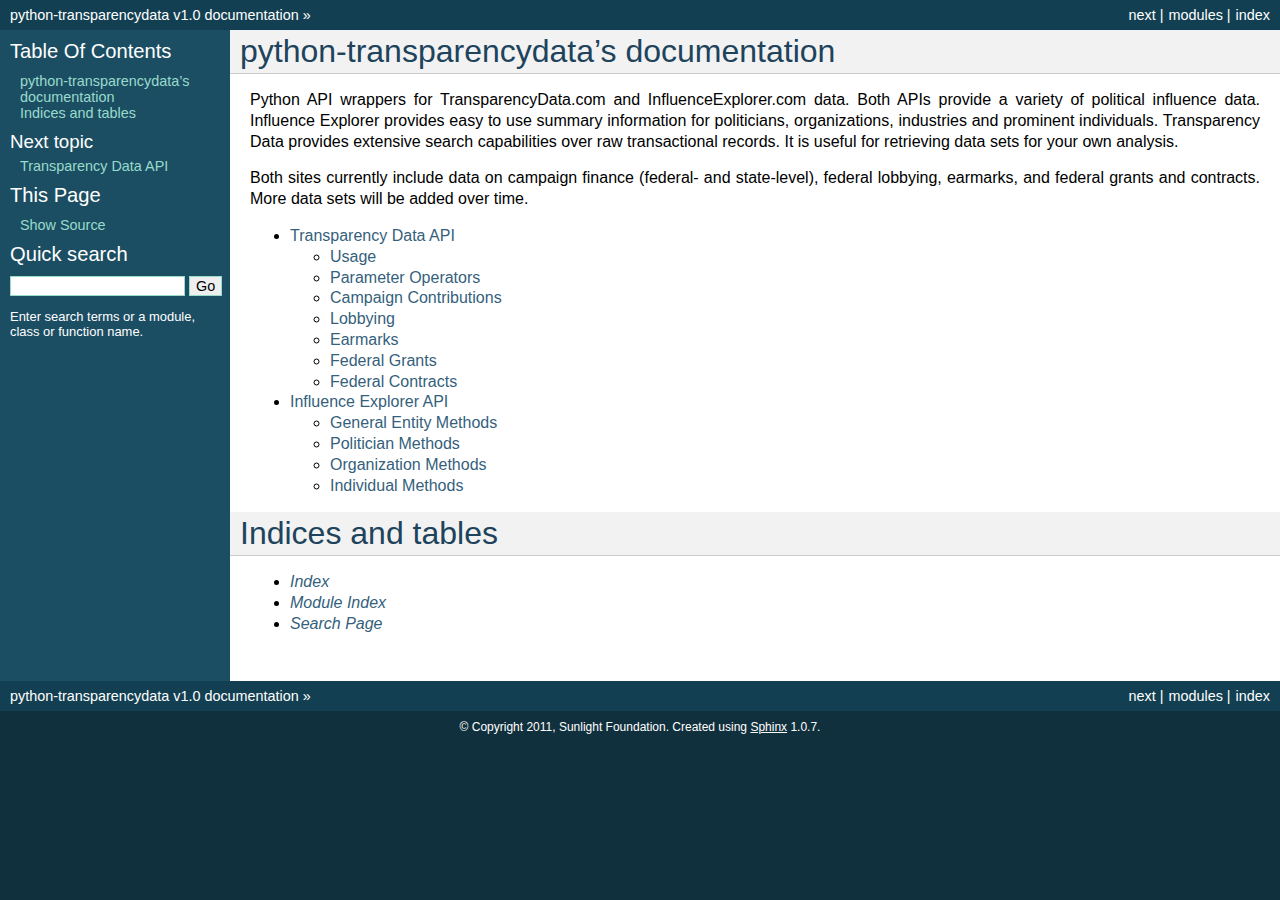
<file: sources/influence explorer/python-transparencydata-master/docs/_build/html/index.html>
<!DOCTYPE html PUBLIC "-//W3C//DTD XHTML 1.0 Transitional//EN"
  "http://www.w3.org/TR/xhtml1/DTD/xhtml1-transitional.dtd">

<html xmlns="http://www.w3.org/1999/xhtml">
  <head>
    <meta http-equiv="Content-Type" content="text/html; charset=utf-8" />
    
    <title>python-transparencydata’s documentation &mdash; python-transparencydata v1.0 documentation</title>
    <link rel="stylesheet" href="_static/default.css" type="text/css" />
    <link rel="stylesheet" href="_static/pygments.css" type="text/css" />
    <script type="text/javascript">
      var DOCUMENTATION_OPTIONS = {
        URL_ROOT:    '',
        VERSION:     '1.0',
        COLLAPSE_INDEX: false,
        FILE_SUFFIX: '.html',
        HAS_SOURCE:  true
      };
    </script>
    <script type="text/javascript" src="_static/jquery.js"></script>
    <script type="text/javascript" src="_static/underscore.js"></script>
    <script type="text/javascript" src="_static/doctools.js"></script>
    <link rel="top" title="python-transparencydata v1.0 documentation" href="#" />
    <link rel="next" title="Transparency Data API" href="transparencydata.html" /> 
  </head>
  <body>
    <div class="related">
      <h3>Navigation</h3>
      <ul>
        <li class="right" style="margin-right: 10px">
          <a href="genindex.html" title="General Index"
             accesskey="I">index</a></li>
        <li class="right" >
          <a href="py-modindex.html" title="Python Module Index"
             >modules</a> |</li>
        <li class="right" >
          <a href="transparencydata.html" title="Transparency Data API"
             accesskey="N">next</a> |</li>
        <li><a href="#">python-transparencydata v1.0 documentation</a> &raquo;</li> 
      </ul>
    </div>  

    <div class="document">
      <div class="documentwrapper">
        <div class="bodywrapper">
          <div class="body">
            
  <div class="section" id="python-transparencydata-s-documentation">
<h1>python-transparencydata&#8217;s documentation<a class="headerlink" href="#python-transparencydata-s-documentation" title="Permalink to this headline">¶</a></h1>
<p>Python API wrappers for TransparencyData.com and InfluenceExplorer.com data.
Both APIs provide a variety of political influence data.
Influence Explorer provides easy to use summary information for politicians,
organizations, industries and prominent individuals.
Transparency Data provides extensive search capabilities over raw transactional
records. It is useful for retrieving data sets for your own analysis.</p>
<p>Both sites currently include data on campaign finance (federal- and
state-level), federal lobbying, earmarks, and federal grants and contracts.
More data sets will be added over time.</p>
<div class="toctree-wrapper compound">
<ul>
<li class="toctree-l1"><a class="reference internal" href="transparencydata.html">Transparency Data API</a><ul>
<li class="toctree-l2"><a class="reference internal" href="transparencydata.html#usage">Usage</a></li>
<li class="toctree-l2"><a class="reference internal" href="transparencydata.html#parameter-operators">Parameter Operators</a></li>
<li class="toctree-l2"><a class="reference internal" href="transparencydata.html#campaign-contributions">Campaign Contributions</a></li>
<li class="toctree-l2"><a class="reference internal" href="transparencydata.html#lobbying">Lobbying</a></li>
<li class="toctree-l2"><a class="reference internal" href="transparencydata.html#earmarks">Earmarks</a></li>
<li class="toctree-l2"><a class="reference internal" href="transparencydata.html#federal-grants">Federal Grants</a></li>
<li class="toctree-l2"><a class="reference internal" href="transparencydata.html#federal-contracts">Federal Contracts</a></li>
</ul>
</li>
<li class="toctree-l1"><a class="reference internal" href="influenceexplorer.html">Influence Explorer API</a><ul>
<li class="toctree-l2"><a class="reference internal" href="influenceexplorer.html#general-entity-methods">General Entity Methods</a></li>
<li class="toctree-l2"><a class="reference internal" href="influenceexplorer.html#politician-methods">Politician Methods</a></li>
<li class="toctree-l2"><a class="reference internal" href="influenceexplorer.html#organization-methods">Organization Methods</a></li>
<li class="toctree-l2"><a class="reference internal" href="influenceexplorer.html#individual-methods">Individual Methods</a></li>
</ul>
</li>
</ul>
</div>
</div>
<div class="section" id="indices-and-tables">
<h1>Indices and tables<a class="headerlink" href="#indices-and-tables" title="Permalink to this headline">¶</a></h1>
<ul class="simple">
<li><a class="reference internal" href="genindex.html"><em>Index</em></a></li>
<li><a class="reference internal" href="py-modindex.html"><em>Module Index</em></a></li>
<li><a class="reference internal" href="search.html"><em>Search Page</em></a></li>
</ul>
</div>


          </div>
        </div>
      </div>
      <div class="sphinxsidebar">
        <div class="sphinxsidebarwrapper">
  <h3><a href="#">Table Of Contents</a></h3>
  <ul>
<li><a class="reference internal" href="#">python-transparencydata&#8217;s documentation</a><ul>
</ul>
</li>
<li><a class="reference internal" href="#indices-and-tables">Indices and tables</a></li>
</ul>

  <h4>Next topic</h4>
  <p class="topless"><a href="transparencydata.html"
                        title="next chapter">Transparency Data API</a></p>
  <h3>This Page</h3>
  <ul class="this-page-menu">
    <li><a href="_sources/index.txt"
           rel="nofollow">Show Source</a></li>
  </ul>
<div id="searchbox" style="display: none">
  <h3>Quick search</h3>
    <form class="search" action="search.html" method="get">
      <input type="text" name="q" size="18" />
      <input type="submit" value="Go" />
      <input type="hidden" name="check_keywords" value="yes" />
      <input type="hidden" name="area" value="default" />
    </form>
    <p class="searchtip" style="font-size: 90%">
    Enter search terms or a module, class or function name.
    </p>
</div>
<script type="text/javascript">$('#searchbox').show(0);</script>
        </div>
      </div>
      <div class="clearer"></div>
    </div>
    <div class="related">
      <h3>Navigation</h3>
      <ul>
        <li class="right" style="margin-right: 10px">
          <a href="genindex.html" title="General Index"
             >index</a></li>
        <li class="right" >
          <a href="py-modindex.html" title="Python Module Index"
             >modules</a> |</li>
        <li class="right" >
          <a href="transparencydata.html" title="Transparency Data API"
             >next</a> |</li>
        <li><a href="#">python-transparencydata v1.0 documentation</a> &raquo;</li> 
      </ul>
    </div>
    <div class="footer">
        &copy; Copyright 2011, Sunlight Foundation.
      Created using <a href="http://sphinx.pocoo.org/">Sphinx</a> 1.0.7.
    </div>
  </body>
</html>
</file>
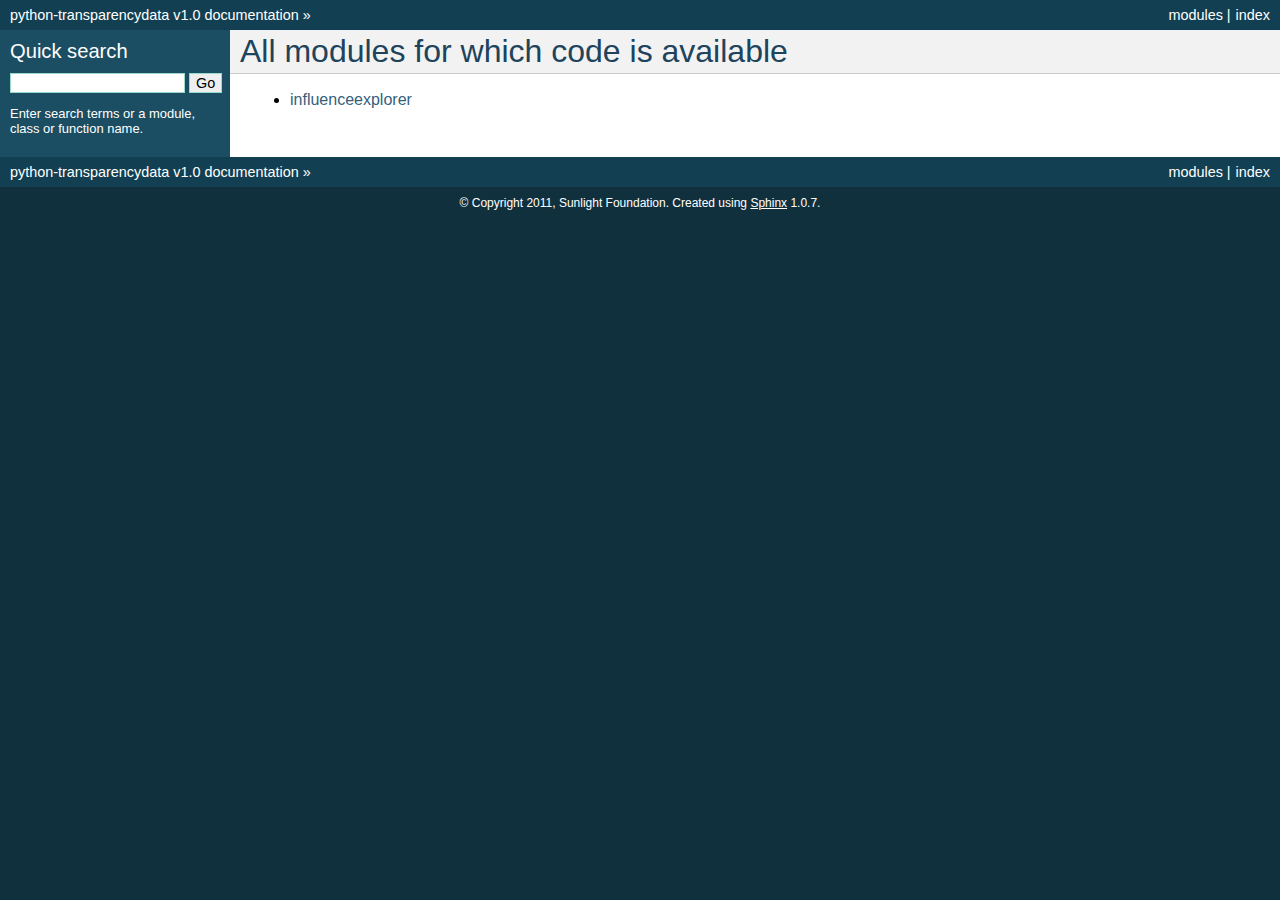
<file: sources/influence explorer/python-transparencydata-master/docs/_build/html/_modules/index.html>
<!DOCTYPE html PUBLIC "-//W3C//DTD XHTML 1.0 Transitional//EN"
  "http://www.w3.org/TR/xhtml1/DTD/xhtml1-transitional.dtd">

<html xmlns="http://www.w3.org/1999/xhtml">
  <head>
    <meta http-equiv="Content-Type" content="text/html; charset=utf-8" />
    
    <title>Overview: module code &mdash; python-transparencydata v1.0 documentation</title>
    <link rel="stylesheet" href="../_static/default.css" type="text/css" />
    <link rel="stylesheet" href="../_static/pygments.css" type="text/css" />
    <script type="text/javascript">
      var DOCUMENTATION_OPTIONS = {
        URL_ROOT:    '../',
        VERSION:     '1.0',
        COLLAPSE_INDEX: false,
        FILE_SUFFIX: '.html',
        HAS_SOURCE:  true
      };
    </script>
    <script type="text/javascript" src="../_static/jquery.js"></script>
    <script type="text/javascript" src="../_static/underscore.js"></script>
    <script type="text/javascript" src="../_static/doctools.js"></script>
    <link rel="top" title="python-transparencydata v1.0 documentation" href="../index.html" /> 
  </head>
  <body>
    <div class="related">
      <h3>Navigation</h3>
      <ul>
        <li class="right" style="margin-right: 10px">
          <a href="../genindex.html" title="General Index"
             accesskey="I">index</a></li>
        <li class="right" >
          <a href="../py-modindex.html" title="Python Module Index"
             >modules</a> |</li>
        <li><a href="../index.html">python-transparencydata v1.0 documentation</a> &raquo;</li> 
      </ul>
    </div>  

    <div class="document">
      <div class="documentwrapper">
        <div class="bodywrapper">
          <div class="body">
            
  <h1>All modules for which code is available</h1>
<ul><li><a href="influenceexplorer.html">influenceexplorer</a></li>
</ul>

          </div>
        </div>
      </div>
      <div class="sphinxsidebar">
        <div class="sphinxsidebarwrapper">
<div id="searchbox" style="display: none">
  <h3>Quick search</h3>
    <form class="search" action="../search.html" method="get">
      <input type="text" name="q" size="18" />
      <input type="submit" value="Go" />
      <input type="hidden" name="check_keywords" value="yes" />
      <input type="hidden" name="area" value="default" />
    </form>
    <p class="searchtip" style="font-size: 90%">
    Enter search terms or a module, class or function name.
    </p>
</div>
<script type="text/javascript">$('#searchbox').show(0);</script>
        </div>
      </div>
      <div class="clearer"></div>
    </div>
    <div class="related">
      <h3>Navigation</h3>
      <ul>
        <li class="right" style="margin-right: 10px">
          <a href="../genindex.html" title="General Index"
             >index</a></li>
        <li class="right" >
          <a href="../py-modindex.html" title="Python Module Index"
             >modules</a> |</li>
        <li><a href="../index.html">python-transparencydata v1.0 documentation</a> &raquo;</li> 
      </ul>
    </div>
    <div class="footer">
        &copy; Copyright 2011, Sunlight Foundation.
      Created using <a href="http://sphinx.pocoo.org/">Sphinx</a> 1.0.7.
    </div>
  </body>
</html>
</file>
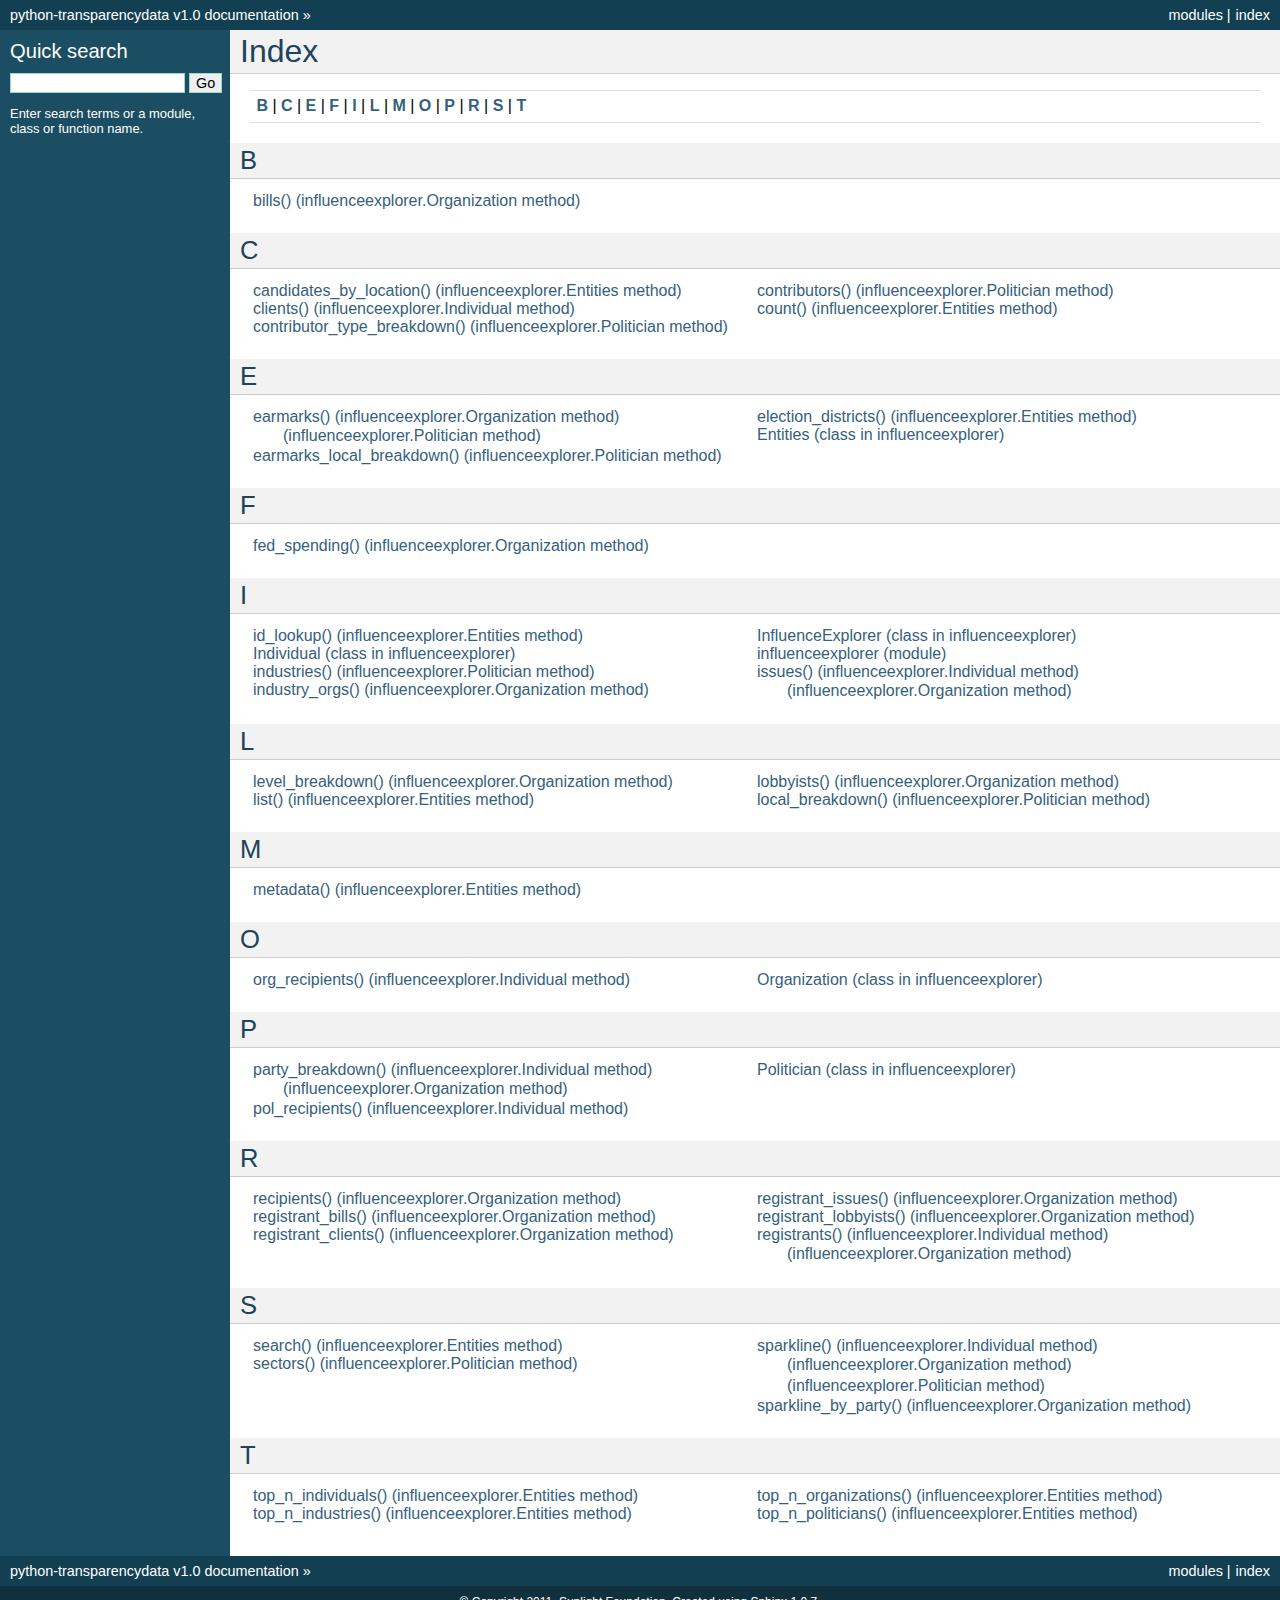
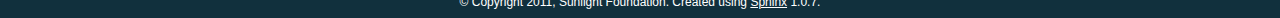
<file: sources/influence explorer/python-transparencydata-master/docs/_build/html/genindex.html>
<!DOCTYPE html PUBLIC "-//W3C//DTD XHTML 1.0 Transitional//EN"
  "http://www.w3.org/TR/xhtml1/DTD/xhtml1-transitional.dtd">

<html xmlns="http://www.w3.org/1999/xhtml">
  <head>
    <meta http-equiv="Content-Type" content="text/html; charset=utf-8" />
    
    <title>Index &mdash; python-transparencydata v1.0 documentation</title>
    <link rel="stylesheet" href="_static/default.css" type="text/css" />
    <link rel="stylesheet" href="_static/pygments.css" type="text/css" />
    <script type="text/javascript">
      var DOCUMENTATION_OPTIONS = {
        URL_ROOT:    '',
        VERSION:     '1.0',
        COLLAPSE_INDEX: false,
        FILE_SUFFIX: '.html',
        HAS_SOURCE:  true
      };
    </script>
    <script type="text/javascript" src="_static/jquery.js"></script>
    <script type="text/javascript" src="_static/underscore.js"></script>
    <script type="text/javascript" src="_static/doctools.js"></script>
    <link rel="top" title="python-transparencydata v1.0 documentation" href="index.html" /> 
  </head>
  <body>
    <div class="related">
      <h3>Navigation</h3>
      <ul>
        <li class="right" style="margin-right: 10px">
          <a href="#" title="General Index"
             accesskey="I">index</a></li>
        <li class="right" >
          <a href="py-modindex.html" title="Python Module Index"
             >modules</a> |</li>
        <li><a href="index.html">python-transparencydata v1.0 documentation</a> &raquo;</li> 
      </ul>
    </div>  

    <div class="document">
      <div class="documentwrapper">
        <div class="bodywrapper">
          <div class="body">
            

   <h1 id="index">Index</h1>

   <div class="genindex-jumpbox">
   <a href="#B"><strong>B</strong></a> | <a href="#C"><strong>C</strong></a> | <a href="#E"><strong>E</strong></a> | <a href="#F"><strong>F</strong></a> | <a href="#I"><strong>I</strong></a> | <a href="#L"><strong>L</strong></a> | <a href="#M"><strong>M</strong></a> | <a href="#O"><strong>O</strong></a> | <a href="#P"><strong>P</strong></a> | <a href="#R"><strong>R</strong></a> | <a href="#S"><strong>S</strong></a> | <a href="#T"><strong>T</strong></a> 
   </div>
<h2 id="B">B</h2>
<table style="width: 100%" class="indextable genindextable"><tr>
  <td style="width: 33%" valign="top"><dl>
    <dt><a href="influenceexplorer.html#influenceexplorer.Organization.bills">bills() (influenceexplorer.Organization method)</a></dt>
</dl></td>
</tr></table>

<h2 id="C">C</h2>
<table style="width: 100%" class="indextable genindextable"><tr>
  <td style="width: 33%" valign="top"><dl>
    <dt><a href="influenceexplorer.html#influenceexplorer.Entities.candidates_by_location">candidates_by_location() (influenceexplorer.Entities method)</a></dt>
    <dt><a href="influenceexplorer.html#influenceexplorer.Individual.clients">clients() (influenceexplorer.Individual method)</a></dt>
    <dt><a href="influenceexplorer.html#influenceexplorer.Politician.contributor_type_breakdown">contributor_type_breakdown() (influenceexplorer.Politician method)</a></dt>
</dl></td>
  <td style="width: 33%" valign="top"><dl>
    <dt><a href="influenceexplorer.html#influenceexplorer.Politician.contributors">contributors() (influenceexplorer.Politician method)</a></dt>
    <dt><a href="influenceexplorer.html#influenceexplorer.Entities.count">count() (influenceexplorer.Entities method)</a></dt>
</dl></td>
</tr></table>

<h2 id="E">E</h2>
<table style="width: 100%" class="indextable genindextable"><tr>
  <td style="width: 33%" valign="top"><dl>
    <dt><a href="influenceexplorer.html#influenceexplorer.Organization.earmarks">earmarks() (influenceexplorer.Organization method)</a></dt>
    <dd><dl>
      <dt><a href="influenceexplorer.html#influenceexplorer.Politician.earmarks">(influenceexplorer.Politician method)</a></dt>
  </dl></dd>
    <dt><a href="influenceexplorer.html#influenceexplorer.Politician.earmarks_local_breakdown">earmarks_local_breakdown() (influenceexplorer.Politician method)</a></dt>
</dl></td>
  <td style="width: 33%" valign="top"><dl>
    <dt><a href="influenceexplorer.html#influenceexplorer.Entities.election_districts">election_districts() (influenceexplorer.Entities method)</a></dt>
    <dt><a href="influenceexplorer.html#influenceexplorer.Entities">Entities (class in influenceexplorer)</a></dt>
</dl></td>
</tr></table>

<h2 id="F">F</h2>
<table style="width: 100%" class="indextable genindextable"><tr>
  <td style="width: 33%" valign="top"><dl>
    <dt><a href="influenceexplorer.html#influenceexplorer.Organization.fed_spending">fed_spending() (influenceexplorer.Organization method)</a></dt>
</dl></td>
</tr></table>

<h2 id="I">I</h2>
<table style="width: 100%" class="indextable genindextable"><tr>
  <td style="width: 33%" valign="top"><dl>
    <dt><a href="influenceexplorer.html#influenceexplorer.Entities.id_lookup">id_lookup() (influenceexplorer.Entities method)</a></dt>
    <dt><a href="influenceexplorer.html#influenceexplorer.Individual">Individual (class in influenceexplorer)</a></dt>
    <dt><a href="influenceexplorer.html#influenceexplorer.Politician.industries">industries() (influenceexplorer.Politician method)</a></dt>
    <dt><a href="influenceexplorer.html#influenceexplorer.Organization.industry_orgs">industry_orgs() (influenceexplorer.Organization method)</a></dt>
</dl></td>
  <td style="width: 33%" valign="top"><dl>
    <dt><a href="influenceexplorer.html#influenceexplorer.InfluenceExplorer">InfluenceExplorer (class in influenceexplorer)</a></dt>
    <dt><a href="influenceexplorer.html#module-influenceexplorer">influenceexplorer (module)</a></dt>
    <dt><a href="influenceexplorer.html#influenceexplorer.Individual.issues">issues() (influenceexplorer.Individual method)</a></dt>
    <dd><dl>
      <dt><a href="influenceexplorer.html#influenceexplorer.Organization.issues">(influenceexplorer.Organization method)</a></dt>
  </dl></dd>
</dl></td>
</tr></table>

<h2 id="L">L</h2>
<table style="width: 100%" class="indextable genindextable"><tr>
  <td style="width: 33%" valign="top"><dl>
    <dt><a href="influenceexplorer.html#influenceexplorer.Organization.level_breakdown">level_breakdown() (influenceexplorer.Organization method)</a></dt>
    <dt><a href="influenceexplorer.html#influenceexplorer.Entities.list">list() (influenceexplorer.Entities method)</a></dt>
</dl></td>
  <td style="width: 33%" valign="top"><dl>
    <dt><a href="influenceexplorer.html#influenceexplorer.Organization.lobbyists">lobbyists() (influenceexplorer.Organization method)</a></dt>
    <dt><a href="influenceexplorer.html#influenceexplorer.Politician.local_breakdown">local_breakdown() (influenceexplorer.Politician method)</a></dt>
</dl></td>
</tr></table>

<h2 id="M">M</h2>
<table style="width: 100%" class="indextable genindextable"><tr>
  <td style="width: 33%" valign="top"><dl>
    <dt><a href="influenceexplorer.html#influenceexplorer.Entities.metadata">metadata() (influenceexplorer.Entities method)</a></dt>
</dl></td>
</tr></table>

<h2 id="O">O</h2>
<table style="width: 100%" class="indextable genindextable"><tr>
  <td style="width: 33%" valign="top"><dl>
    <dt><a href="influenceexplorer.html#influenceexplorer.Individual.org_recipients">org_recipients() (influenceexplorer.Individual method)</a></dt>
</dl></td>
  <td style="width: 33%" valign="top"><dl>
    <dt><a href="influenceexplorer.html#influenceexplorer.Organization">Organization (class in influenceexplorer)</a></dt>
</dl></td>
</tr></table>

<h2 id="P">P</h2>
<table style="width: 100%" class="indextable genindextable"><tr>
  <td style="width: 33%" valign="top"><dl>
    <dt><a href="influenceexplorer.html#influenceexplorer.Individual.party_breakdown">party_breakdown() (influenceexplorer.Individual method)</a></dt>
    <dd><dl>
      <dt><a href="influenceexplorer.html#influenceexplorer.Organization.party_breakdown">(influenceexplorer.Organization method)</a></dt>
  </dl></dd>
    <dt><a href="influenceexplorer.html#influenceexplorer.Individual.pol_recipients">pol_recipients() (influenceexplorer.Individual method)</a></dt>
</dl></td>
  <td style="width: 33%" valign="top"><dl>
    <dt><a href="influenceexplorer.html#influenceexplorer.Politician">Politician (class in influenceexplorer)</a></dt>
</dl></td>
</tr></table>

<h2 id="R">R</h2>
<table style="width: 100%" class="indextable genindextable"><tr>
  <td style="width: 33%" valign="top"><dl>
    <dt><a href="influenceexplorer.html#influenceexplorer.Organization.recipients">recipients() (influenceexplorer.Organization method)</a></dt>
    <dt><a href="influenceexplorer.html#influenceexplorer.Organization.registrant_bills">registrant_bills() (influenceexplorer.Organization method)</a></dt>
    <dt><a href="influenceexplorer.html#influenceexplorer.Organization.registrant_clients">registrant_clients() (influenceexplorer.Organization method)</a></dt>
</dl></td>
  <td style="width: 33%" valign="top"><dl>
    <dt><a href="influenceexplorer.html#influenceexplorer.Organization.registrant_issues">registrant_issues() (influenceexplorer.Organization method)</a></dt>
    <dt><a href="influenceexplorer.html#influenceexplorer.Organization.registrant_lobbyists">registrant_lobbyists() (influenceexplorer.Organization method)</a></dt>
    <dt><a href="influenceexplorer.html#influenceexplorer.Individual.registrants">registrants() (influenceexplorer.Individual method)</a></dt>
    <dd><dl>
      <dt><a href="influenceexplorer.html#influenceexplorer.Organization.registrants">(influenceexplorer.Organization method)</a></dt>
  </dl></dd>
</dl></td>
</tr></table>

<h2 id="S">S</h2>
<table style="width: 100%" class="indextable genindextable"><tr>
  <td style="width: 33%" valign="top"><dl>
    <dt><a href="influenceexplorer.html#influenceexplorer.Entities.search">search() (influenceexplorer.Entities method)</a></dt>
    <dt><a href="influenceexplorer.html#influenceexplorer.Politician.sectors">sectors() (influenceexplorer.Politician method)</a></dt>
</dl></td>
  <td style="width: 33%" valign="top"><dl>
    <dt><a href="influenceexplorer.html#influenceexplorer.Individual.sparkline">sparkline() (influenceexplorer.Individual method)</a></dt>
    <dd><dl>
      <dt><a href="influenceexplorer.html#influenceexplorer.Organization.sparkline">(influenceexplorer.Organization method)</a></dt>
      <dt><a href="influenceexplorer.html#influenceexplorer.Politician.sparkline">(influenceexplorer.Politician method)</a></dt>
  </dl></dd>
    <dt><a href="influenceexplorer.html#influenceexplorer.Organization.sparkline_by_party">sparkline_by_party() (influenceexplorer.Organization method)</a></dt>
</dl></td>
</tr></table>

<h2 id="T">T</h2>
<table style="width: 100%" class="indextable genindextable"><tr>
  <td style="width: 33%" valign="top"><dl>
    <dt><a href="influenceexplorer.html#influenceexplorer.Entities.top_n_individuals">top_n_individuals() (influenceexplorer.Entities method)</a></dt>
    <dt><a href="influenceexplorer.html#influenceexplorer.Entities.top_n_industries">top_n_industries() (influenceexplorer.Entities method)</a></dt>
</dl></td>
  <td style="width: 33%" valign="top"><dl>
    <dt><a href="influenceexplorer.html#influenceexplorer.Entities.top_n_organizations">top_n_organizations() (influenceexplorer.Entities method)</a></dt>
    <dt><a href="influenceexplorer.html#influenceexplorer.Entities.top_n_politicians">top_n_politicians() (influenceexplorer.Entities method)</a></dt>
</dl></td>
</tr></table>



          </div>
        </div>
      </div>
      <div class="sphinxsidebar">
        <div class="sphinxsidebarwrapper">

   

<div id="searchbox" style="display: none">
  <h3>Quick search</h3>
    <form class="search" action="search.html" method="get">
      <input type="text" name="q" size="18" />
      <input type="submit" value="Go" />
      <input type="hidden" name="check_keywords" value="yes" />
      <input type="hidden" name="area" value="default" />
    </form>
    <p class="searchtip" style="font-size: 90%">
    Enter search terms or a module, class or function name.
    </p>
</div>
<script type="text/javascript">$('#searchbox').show(0);</script>
        </div>
      </div>
      <div class="clearer"></div>
    </div>
    <div class="related">
      <h3>Navigation</h3>
      <ul>
        <li class="right" style="margin-right: 10px">
          <a href="#" title="General Index"
             >index</a></li>
        <li class="right" >
          <a href="py-modindex.html" title="Python Module Index"
             >modules</a> |</li>
        <li><a href="index.html">python-transparencydata v1.0 documentation</a> &raquo;</li> 
      </ul>
    </div>
    <div class="footer">
        &copy; Copyright 2011, Sunlight Foundation.
      Created using <a href="http://sphinx.pocoo.org/">Sphinx</a> 1.0.7.
    </div>
  </body>
</html>
</file>
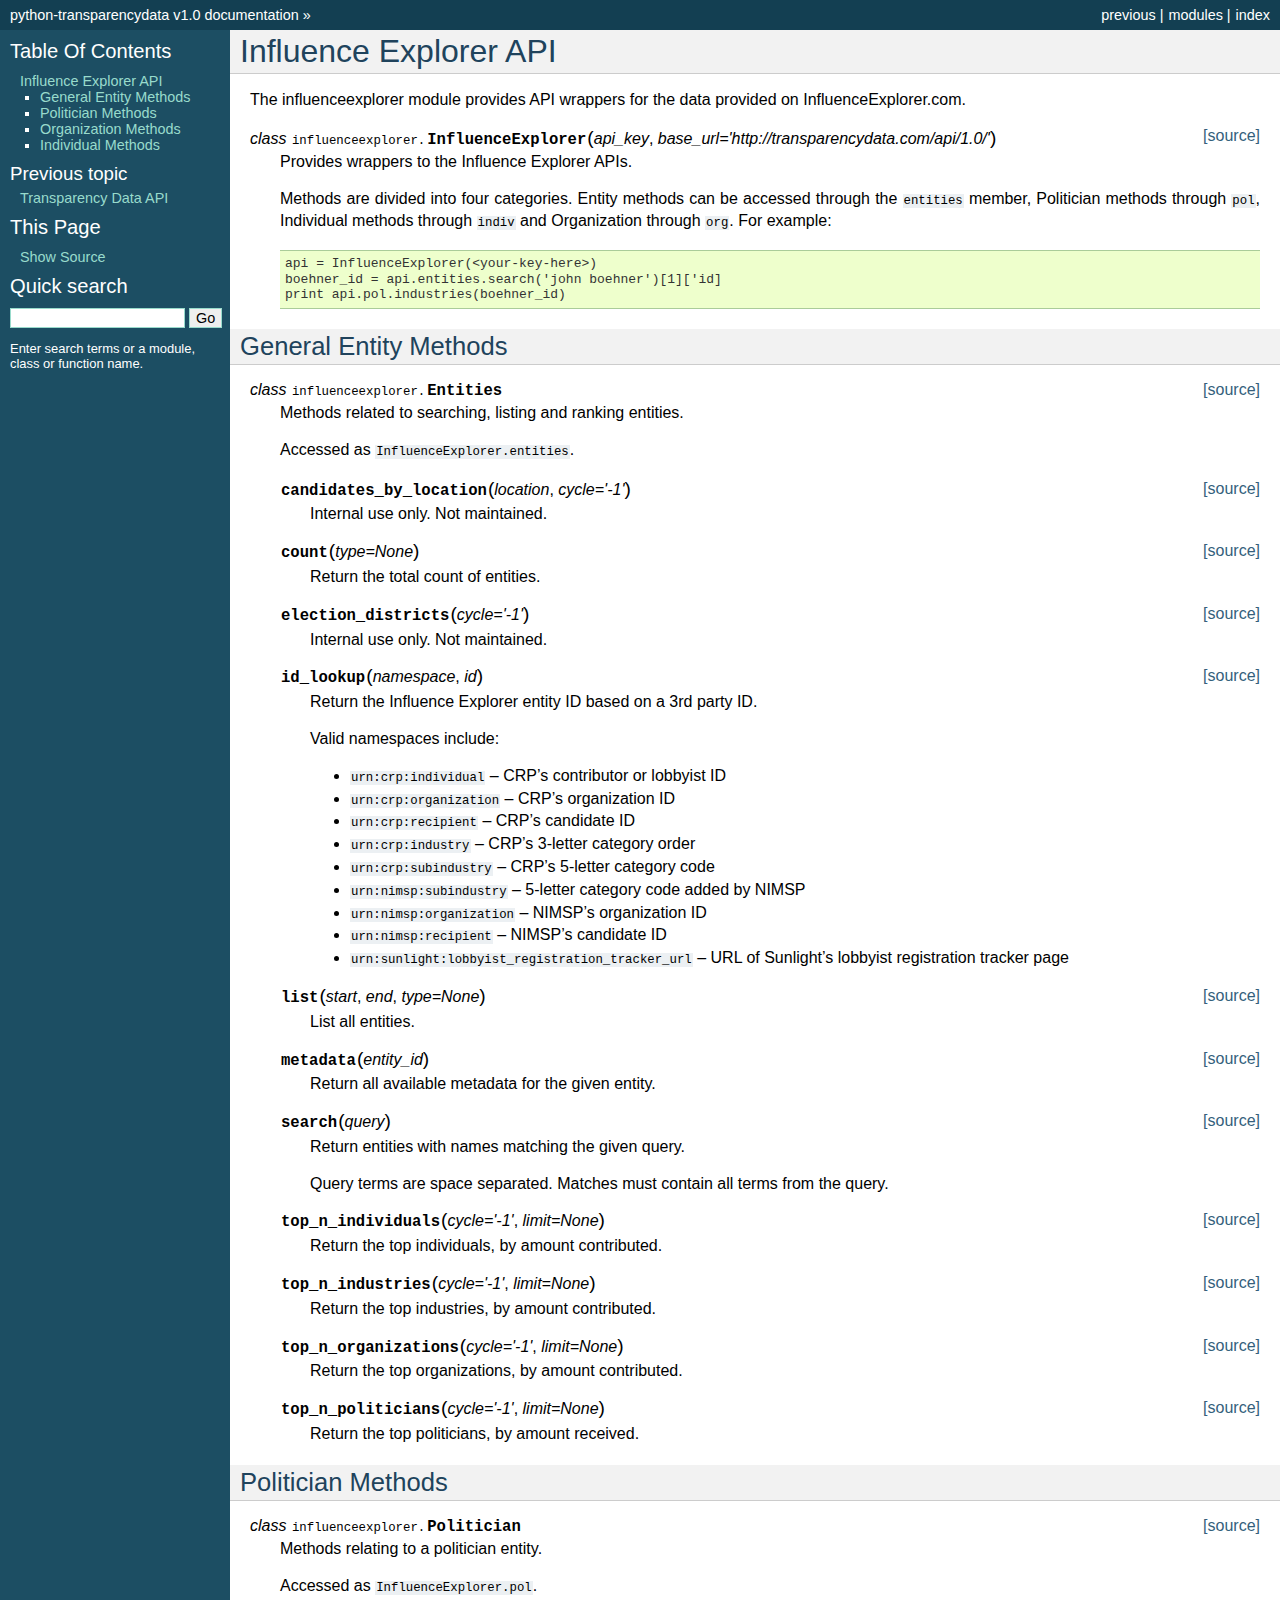
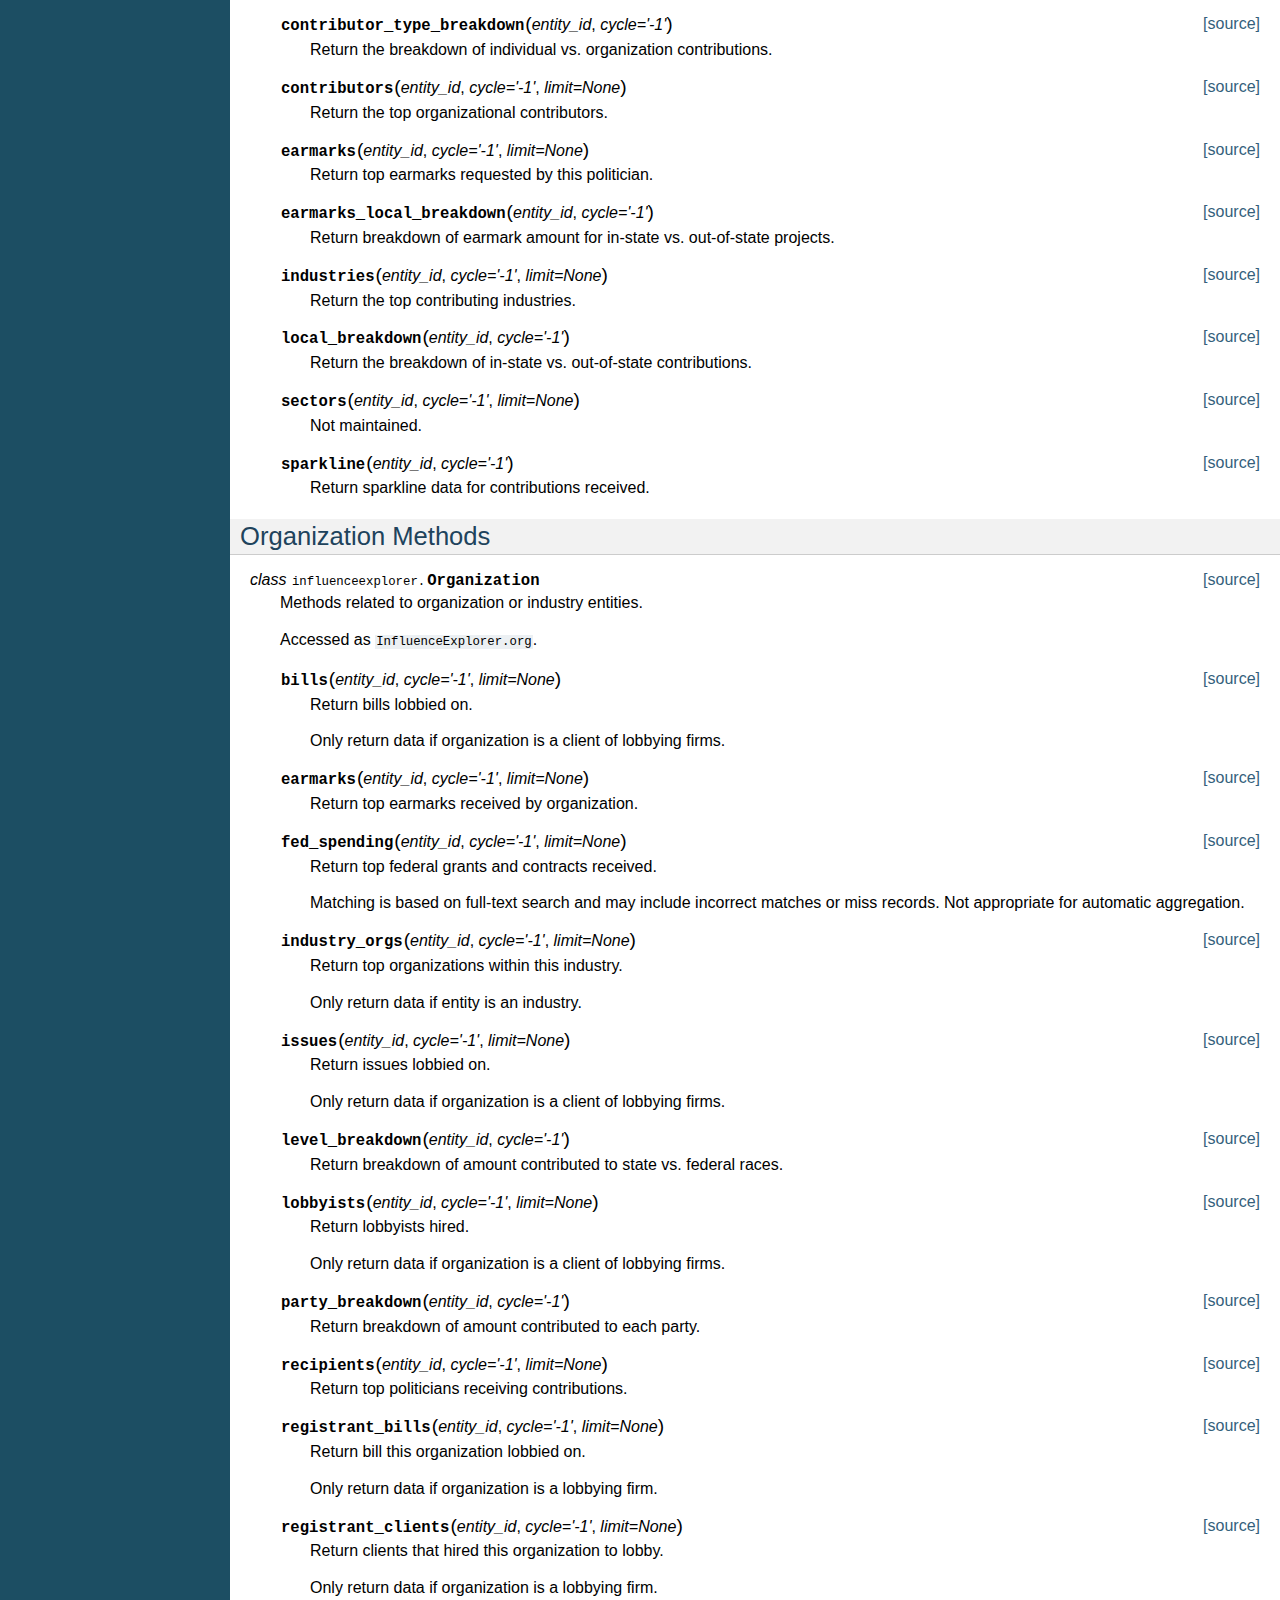
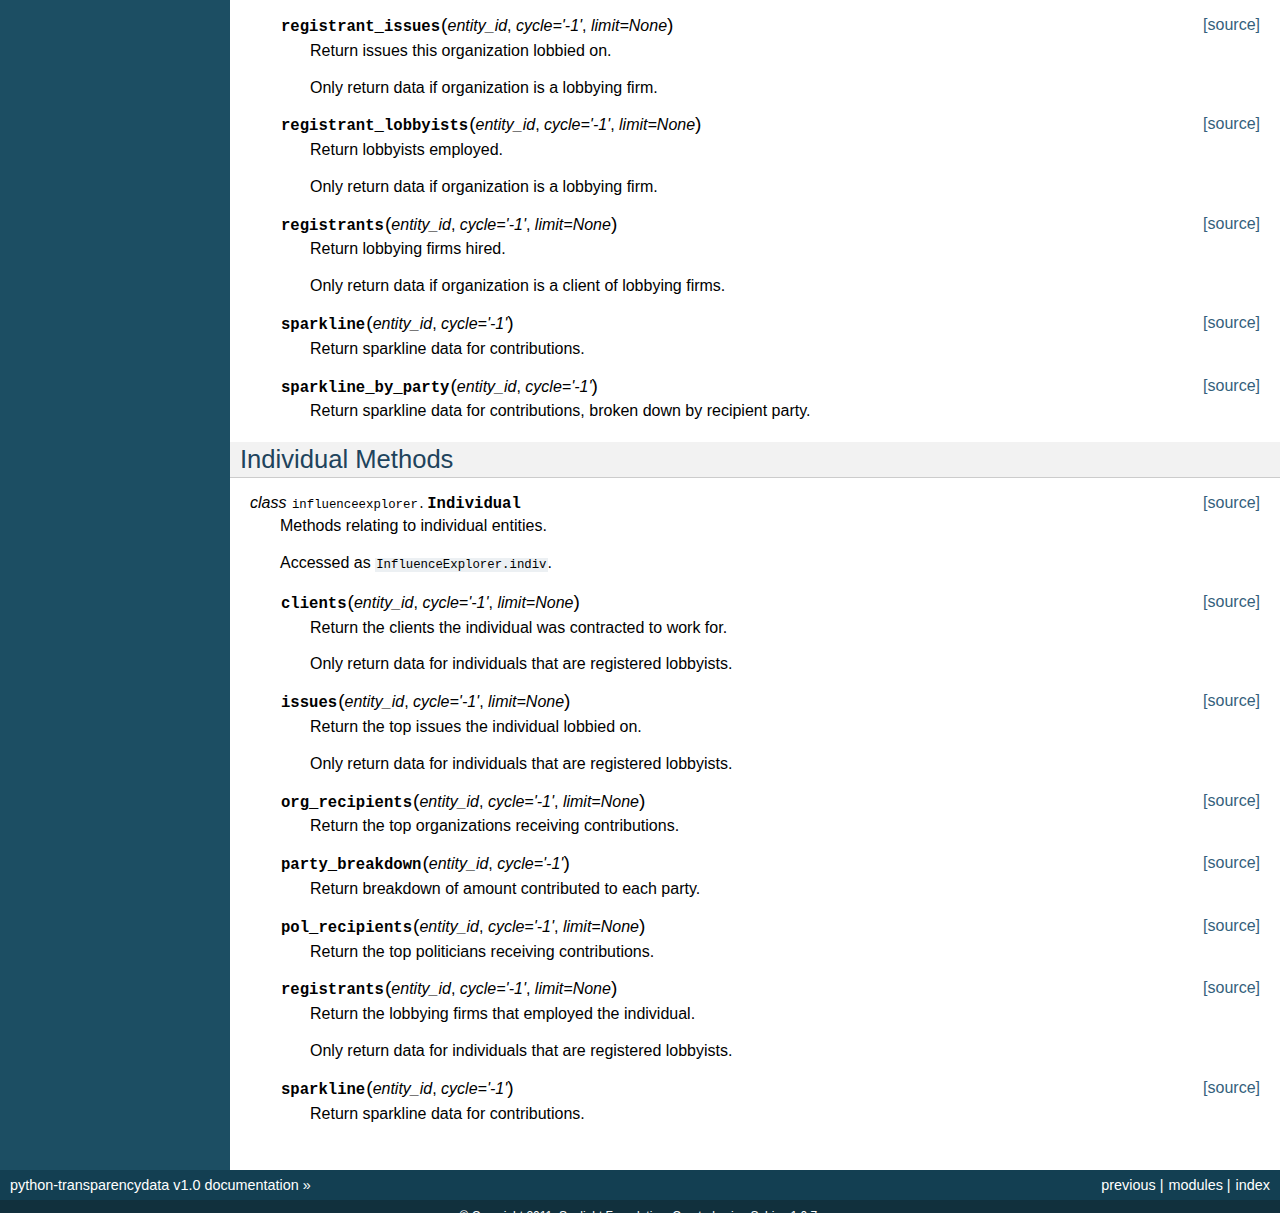
<file: sources/influence explorer/python-transparencydata-master/docs/_build/html/influenceexplorer.html>
<!DOCTYPE html PUBLIC "-//W3C//DTD XHTML 1.0 Transitional//EN"
  "http://www.w3.org/TR/xhtml1/DTD/xhtml1-transitional.dtd">

<html xmlns="http://www.w3.org/1999/xhtml">
  <head>
    <meta http-equiv="Content-Type" content="text/html; charset=utf-8" />
    
    <title>Influence Explorer API &mdash; python-transparencydata v1.0 documentation</title>
    <link rel="stylesheet" href="_static/default.css" type="text/css" />
    <link rel="stylesheet" href="_static/pygments.css" type="text/css" />
    <script type="text/javascript">
      var DOCUMENTATION_OPTIONS = {
        URL_ROOT:    '',
        VERSION:     '1.0',
        COLLAPSE_INDEX: false,
        FILE_SUFFIX: '.html',
        HAS_SOURCE:  true
      };
    </script>
    <script type="text/javascript" src="_static/jquery.js"></script>
    <script type="text/javascript" src="_static/underscore.js"></script>
    <script type="text/javascript" src="_static/doctools.js"></script>
    <link rel="top" title="python-transparencydata v1.0 documentation" href="index.html" />
    <link rel="prev" title="Transparency Data API" href="transparencydata.html" /> 
  </head>
  <body>
    <div class="related">
      <h3>Navigation</h3>
      <ul>
        <li class="right" style="margin-right: 10px">
          <a href="genindex.html" title="General Index"
             accesskey="I">index</a></li>
        <li class="right" >
          <a href="py-modindex.html" title="Python Module Index"
             >modules</a> |</li>
        <li class="right" >
          <a href="transparencydata.html" title="Transparency Data API"
             accesskey="P">previous</a> |</li>
        <li><a href="index.html">python-transparencydata v1.0 documentation</a> &raquo;</li> 
      </ul>
    </div>  

    <div class="document">
      <div class="documentwrapper">
        <div class="bodywrapper">
          <div class="body">
            
  <div class="section" id="module-influenceexplorer">
<span id="influence-explorer-api"></span><h1>Influence Explorer API<a class="headerlink" href="#module-influenceexplorer" title="Permalink to this headline">¶</a></h1>
<p>The influenceexplorer module provides API wrappers for the data provided on 
InfluenceExplorer.com.</p>
<dl class="class">
<dt id="influenceexplorer.InfluenceExplorer">
<em class="property">class </em><tt class="descclassname">influenceexplorer.</tt><tt class="descname">InfluenceExplorer</tt><big>(</big><em>api_key</em>, <em>base_url='http://transparencydata.com/api/1.0/'</em><big>)</big><a class="reference internal" href="_modules/influenceexplorer.html#InfluenceExplorer"><span class="viewcode-link">[source]</span></a><a class="headerlink" href="#influenceexplorer.InfluenceExplorer" title="Permalink to this definition">¶</a></dt>
<dd><p>Provides wrappers to the Influence Explorer APIs.</p>
<p>Methods are divided into four categories. Entity methods can be accessed
through the <tt class="docutils literal"><span class="pre">entities</span></tt> member, Politician methods through <tt class="docutils literal"><span class="pre">pol</span></tt>, Individual
methods through <tt class="docutils literal"><span class="pre">indiv</span></tt> and Organization through <tt class="docutils literal"><span class="pre">org</span></tt>. For example:</p>
<div class="highlight-python"><pre>api = InfluenceExplorer(&lt;your-key-here&gt;)
boehner_id = api.entities.search('john boehner')[1]['id]
print api.pol.industries(boehner_id)</pre>
</div>
</dd></dl>

<div class="section" id="general-entity-methods">
<h2>General Entity Methods<a class="headerlink" href="#general-entity-methods" title="Permalink to this headline">¶</a></h2>
<dl class="class">
<dt id="influenceexplorer.Entities">
<em class="property">class </em><tt class="descclassname">influenceexplorer.</tt><tt class="descname">Entities</tt><a class="reference internal" href="_modules/influenceexplorer.html#Entities"><span class="viewcode-link">[source]</span></a><a class="headerlink" href="#influenceexplorer.Entities" title="Permalink to this definition">¶</a></dt>
<dd><p>Methods related to searching, listing and ranking entities.</p>
<p>Accessed as <tt class="docutils literal"><span class="pre">InfluenceExplorer.entities</span></tt>.</p>
<dl class="method">
<dt id="influenceexplorer.Entities.candidates_by_location">
<tt class="descname">candidates_by_location</tt><big>(</big><em>location</em>, <em>cycle='-1'</em><big>)</big><a class="reference internal" href="_modules/influenceexplorer.html#Entities.candidates_by_location"><span class="viewcode-link">[source]</span></a><a class="headerlink" href="#influenceexplorer.Entities.candidates_by_location" title="Permalink to this definition">¶</a></dt>
<dd><p>Internal use only. Not maintained.</p>
</dd></dl>

<dl class="method">
<dt id="influenceexplorer.Entities.count">
<tt class="descname">count</tt><big>(</big><em>type=None</em><big>)</big><a class="reference internal" href="_modules/influenceexplorer.html#Entities.count"><span class="viewcode-link">[source]</span></a><a class="headerlink" href="#influenceexplorer.Entities.count" title="Permalink to this definition">¶</a></dt>
<dd><p>Return the total count of entities.</p>
</dd></dl>

<dl class="method">
<dt id="influenceexplorer.Entities.election_districts">
<tt class="descname">election_districts</tt><big>(</big><em>cycle='-1'</em><big>)</big><a class="reference internal" href="_modules/influenceexplorer.html#Entities.election_districts"><span class="viewcode-link">[source]</span></a><a class="headerlink" href="#influenceexplorer.Entities.election_districts" title="Permalink to this definition">¶</a></dt>
<dd><p>Internal use only. Not maintained.</p>
</dd></dl>

<dl class="method">
<dt id="influenceexplorer.Entities.id_lookup">
<tt class="descname">id_lookup</tt><big>(</big><em>namespace</em>, <em>id</em><big>)</big><a class="reference internal" href="_modules/influenceexplorer.html#Entities.id_lookup"><span class="viewcode-link">[source]</span></a><a class="headerlink" href="#influenceexplorer.Entities.id_lookup" title="Permalink to this definition">¶</a></dt>
<dd><p>Return the Influence Explorer entity ID based on a 3rd party ID.</p>
<p>Valid namespaces include:</p>
<ul class="simple">
<li><tt class="docutils literal"><span class="pre">urn:crp:individual</span></tt> &#8211; CRP&#8217;s contributor or lobbyist ID</li>
<li><tt class="docutils literal"><span class="pre">urn:crp:organization</span></tt> &#8211; CRP&#8217;s organization ID</li>
<li><tt class="docutils literal"><span class="pre">urn:crp:recipient</span></tt> &#8211; CRP&#8217;s candidate ID</li>
<li><tt class="docutils literal"><span class="pre">urn:crp:industry</span></tt> &#8211; CRP&#8217;s 3-letter category order</li>
<li><tt class="docutils literal"><span class="pre">urn:crp:subindustry</span></tt> &#8211; CRP&#8217;s 5-letter category code</li>
<li><tt class="docutils literal"><span class="pre">urn:nimsp:subindustry</span></tt> &#8211; 5-letter category code added by NIMSP</li>
<li><tt class="docutils literal"><span class="pre">urn:nimsp:organization</span></tt> &#8211; NIMSP&#8217;s organization ID</li>
<li><tt class="docutils literal"><span class="pre">urn:nimsp:recipient</span></tt> &#8211; NIMSP&#8217;s candidate ID</li>
<li><tt class="docutils literal"><span class="pre">urn:sunlight:lobbyist_registration_tracker_url</span></tt> &#8211; URL of Sunlight&#8217;s lobbyist registration tracker page</li>
</ul>
</dd></dl>

<dl class="method">
<dt id="influenceexplorer.Entities.list">
<tt class="descname">list</tt><big>(</big><em>start</em>, <em>end</em>, <em>type=None</em><big>)</big><a class="reference internal" href="_modules/influenceexplorer.html#Entities.list"><span class="viewcode-link">[source]</span></a><a class="headerlink" href="#influenceexplorer.Entities.list" title="Permalink to this definition">¶</a></dt>
<dd><p>List all entities.</p>
</dd></dl>

<dl class="method">
<dt id="influenceexplorer.Entities.metadata">
<tt class="descname">metadata</tt><big>(</big><em>entity_id</em><big>)</big><a class="reference internal" href="_modules/influenceexplorer.html#Entities.metadata"><span class="viewcode-link">[source]</span></a><a class="headerlink" href="#influenceexplorer.Entities.metadata" title="Permalink to this definition">¶</a></dt>
<dd><p>Return all available metadata for the given entity.</p>
</dd></dl>

<dl class="method">
<dt id="influenceexplorer.Entities.search">
<tt class="descname">search</tt><big>(</big><em>query</em><big>)</big><a class="reference internal" href="_modules/influenceexplorer.html#Entities.search"><span class="viewcode-link">[source]</span></a><a class="headerlink" href="#influenceexplorer.Entities.search" title="Permalink to this definition">¶</a></dt>
<dd><p>Return entities with names matching the given query.</p>
<p>Query terms are space separated. Matches must contain all terms
from the query.</p>
</dd></dl>

<dl class="method">
<dt id="influenceexplorer.Entities.top_n_individuals">
<tt class="descname">top_n_individuals</tt><big>(</big><em>cycle='-1'</em>, <em>limit=None</em><big>)</big><a class="reference internal" href="_modules/influenceexplorer.html#Entities.top_n_individuals"><span class="viewcode-link">[source]</span></a><a class="headerlink" href="#influenceexplorer.Entities.top_n_individuals" title="Permalink to this definition">¶</a></dt>
<dd><p>Return the top individuals, by amount contributed.</p>
</dd></dl>

<dl class="method">
<dt id="influenceexplorer.Entities.top_n_industries">
<tt class="descname">top_n_industries</tt><big>(</big><em>cycle='-1'</em>, <em>limit=None</em><big>)</big><a class="reference internal" href="_modules/influenceexplorer.html#Entities.top_n_industries"><span class="viewcode-link">[source]</span></a><a class="headerlink" href="#influenceexplorer.Entities.top_n_industries" title="Permalink to this definition">¶</a></dt>
<dd><p>Return the top industries, by amount contributed.</p>
</dd></dl>

<dl class="method">
<dt id="influenceexplorer.Entities.top_n_organizations">
<tt class="descname">top_n_organizations</tt><big>(</big><em>cycle='-1'</em>, <em>limit=None</em><big>)</big><a class="reference internal" href="_modules/influenceexplorer.html#Entities.top_n_organizations"><span class="viewcode-link">[source]</span></a><a class="headerlink" href="#influenceexplorer.Entities.top_n_organizations" title="Permalink to this definition">¶</a></dt>
<dd><p>Return the top organizations, by amount contributed.</p>
</dd></dl>

<dl class="method">
<dt id="influenceexplorer.Entities.top_n_politicians">
<tt class="descname">top_n_politicians</tt><big>(</big><em>cycle='-1'</em>, <em>limit=None</em><big>)</big><a class="reference internal" href="_modules/influenceexplorer.html#Entities.top_n_politicians"><span class="viewcode-link">[source]</span></a><a class="headerlink" href="#influenceexplorer.Entities.top_n_politicians" title="Permalink to this definition">¶</a></dt>
<dd><p>Return the top politicians, by amount received.</p>
</dd></dl>

</dd></dl>

</div>
<div class="section" id="politician-methods">
<h2>Politician Methods<a class="headerlink" href="#politician-methods" title="Permalink to this headline">¶</a></h2>
<dl class="class">
<dt id="influenceexplorer.Politician">
<em class="property">class </em><tt class="descclassname">influenceexplorer.</tt><tt class="descname">Politician</tt><a class="reference internal" href="_modules/influenceexplorer.html#Politician"><span class="viewcode-link">[source]</span></a><a class="headerlink" href="#influenceexplorer.Politician" title="Permalink to this definition">¶</a></dt>
<dd><p>Methods relating to a politician entity.</p>
<p>Accessed as <tt class="docutils literal"><span class="pre">InfluenceExplorer.pol</span></tt>.</p>
<dl class="method">
<dt id="influenceexplorer.Politician.contributor_type_breakdown">
<tt class="descname">contributor_type_breakdown</tt><big>(</big><em>entity_id</em>, <em>cycle='-1'</em><big>)</big><a class="reference internal" href="_modules/influenceexplorer.html#Politician.contributor_type_breakdown"><span class="viewcode-link">[source]</span></a><a class="headerlink" href="#influenceexplorer.Politician.contributor_type_breakdown" title="Permalink to this definition">¶</a></dt>
<dd><p>Return the breakdown of individual vs. organization contributions.</p>
</dd></dl>

<dl class="method">
<dt id="influenceexplorer.Politician.contributors">
<tt class="descname">contributors</tt><big>(</big><em>entity_id</em>, <em>cycle='-1'</em>, <em>limit=None</em><big>)</big><a class="reference internal" href="_modules/influenceexplorer.html#Politician.contributors"><span class="viewcode-link">[source]</span></a><a class="headerlink" href="#influenceexplorer.Politician.contributors" title="Permalink to this definition">¶</a></dt>
<dd><p>Return the top organizational contributors.</p>
</dd></dl>

<dl class="method">
<dt id="influenceexplorer.Politician.earmarks">
<tt class="descname">earmarks</tt><big>(</big><em>entity_id</em>, <em>cycle='-1'</em>, <em>limit=None</em><big>)</big><a class="reference internal" href="_modules/influenceexplorer.html#Politician.earmarks"><span class="viewcode-link">[source]</span></a><a class="headerlink" href="#influenceexplorer.Politician.earmarks" title="Permalink to this definition">¶</a></dt>
<dd><p>Return top earmarks requested by this politician.</p>
</dd></dl>

<dl class="method">
<dt id="influenceexplorer.Politician.earmarks_local_breakdown">
<tt class="descname">earmarks_local_breakdown</tt><big>(</big><em>entity_id</em>, <em>cycle='-1'</em><big>)</big><a class="reference internal" href="_modules/influenceexplorer.html#Politician.earmarks_local_breakdown"><span class="viewcode-link">[source]</span></a><a class="headerlink" href="#influenceexplorer.Politician.earmarks_local_breakdown" title="Permalink to this definition">¶</a></dt>
<dd><p>Return breakdown of earmark amount for in-state vs. out-of-state projects.</p>
</dd></dl>

<dl class="method">
<dt id="influenceexplorer.Politician.industries">
<tt class="descname">industries</tt><big>(</big><em>entity_id</em>, <em>cycle='-1'</em>, <em>limit=None</em><big>)</big><a class="reference internal" href="_modules/influenceexplorer.html#Politician.industries"><span class="viewcode-link">[source]</span></a><a class="headerlink" href="#influenceexplorer.Politician.industries" title="Permalink to this definition">¶</a></dt>
<dd><p>Return the top contributing industries.</p>
</dd></dl>

<dl class="method">
<dt id="influenceexplorer.Politician.local_breakdown">
<tt class="descname">local_breakdown</tt><big>(</big><em>entity_id</em>, <em>cycle='-1'</em><big>)</big><a class="reference internal" href="_modules/influenceexplorer.html#Politician.local_breakdown"><span class="viewcode-link">[source]</span></a><a class="headerlink" href="#influenceexplorer.Politician.local_breakdown" title="Permalink to this definition">¶</a></dt>
<dd><p>Return the breakdown of in-state vs. out-of-state contributions.</p>
</dd></dl>

<dl class="method">
<dt id="influenceexplorer.Politician.sectors">
<tt class="descname">sectors</tt><big>(</big><em>entity_id</em>, <em>cycle='-1'</em>, <em>limit=None</em><big>)</big><a class="reference internal" href="_modules/influenceexplorer.html#Politician.sectors"><span class="viewcode-link">[source]</span></a><a class="headerlink" href="#influenceexplorer.Politician.sectors" title="Permalink to this definition">¶</a></dt>
<dd><p>Not maintained.</p>
</dd></dl>

<dl class="method">
<dt id="influenceexplorer.Politician.sparkline">
<tt class="descname">sparkline</tt><big>(</big><em>entity_id</em>, <em>cycle='-1'</em><big>)</big><a class="reference internal" href="_modules/influenceexplorer.html#Politician.sparkline"><span class="viewcode-link">[source]</span></a><a class="headerlink" href="#influenceexplorer.Politician.sparkline" title="Permalink to this definition">¶</a></dt>
<dd><p>Return sparkline data for contributions received.</p>
</dd></dl>

</dd></dl>

</div>
<div class="section" id="organization-methods">
<h2>Organization Methods<a class="headerlink" href="#organization-methods" title="Permalink to this headline">¶</a></h2>
<dl class="class">
<dt id="influenceexplorer.Organization">
<em class="property">class </em><tt class="descclassname">influenceexplorer.</tt><tt class="descname">Organization</tt><a class="reference internal" href="_modules/influenceexplorer.html#Organization"><span class="viewcode-link">[source]</span></a><a class="headerlink" href="#influenceexplorer.Organization" title="Permalink to this definition">¶</a></dt>
<dd><p>Methods related to organization or industry entities.</p>
<p>Accessed as <tt class="docutils literal"><span class="pre">InfluenceExplorer.org</span></tt>.</p>
<dl class="method">
<dt id="influenceexplorer.Organization.bills">
<tt class="descname">bills</tt><big>(</big><em>entity_id</em>, <em>cycle='-1'</em>, <em>limit=None</em><big>)</big><a class="reference internal" href="_modules/influenceexplorer.html#Organization.bills"><span class="viewcode-link">[source]</span></a><a class="headerlink" href="#influenceexplorer.Organization.bills" title="Permalink to this definition">¶</a></dt>
<dd><p>Return bills lobbied on.</p>
<p>Only return data if organization is a client of lobbying firms.</p>
</dd></dl>

<dl class="method">
<dt id="influenceexplorer.Organization.earmarks">
<tt class="descname">earmarks</tt><big>(</big><em>entity_id</em>, <em>cycle='-1'</em>, <em>limit=None</em><big>)</big><a class="reference internal" href="_modules/influenceexplorer.html#Organization.earmarks"><span class="viewcode-link">[source]</span></a><a class="headerlink" href="#influenceexplorer.Organization.earmarks" title="Permalink to this definition">¶</a></dt>
<dd><p>Return top earmarks received by organization.</p>
</dd></dl>

<dl class="method">
<dt id="influenceexplorer.Organization.fed_spending">
<tt class="descname">fed_spending</tt><big>(</big><em>entity_id</em>, <em>cycle='-1'</em>, <em>limit=None</em><big>)</big><a class="reference internal" href="_modules/influenceexplorer.html#Organization.fed_spending"><span class="viewcode-link">[source]</span></a><a class="headerlink" href="#influenceexplorer.Organization.fed_spending" title="Permalink to this definition">¶</a></dt>
<dd><p>Return top federal grants and contracts received.</p>
<p>Matching is based on full-text search and may include incorrect matches
or miss records. Not appropriate for automatic aggregation.</p>
</dd></dl>

<dl class="method">
<dt id="influenceexplorer.Organization.industry_orgs">
<tt class="descname">industry_orgs</tt><big>(</big><em>entity_id</em>, <em>cycle='-1'</em>, <em>limit=None</em><big>)</big><a class="reference internal" href="_modules/influenceexplorer.html#Organization.industry_orgs"><span class="viewcode-link">[source]</span></a><a class="headerlink" href="#influenceexplorer.Organization.industry_orgs" title="Permalink to this definition">¶</a></dt>
<dd><p>Return top organizations within this industry.</p>
<p>Only return data if entity is an industry.</p>
</dd></dl>

<dl class="method">
<dt id="influenceexplorer.Organization.issues">
<tt class="descname">issues</tt><big>(</big><em>entity_id</em>, <em>cycle='-1'</em>, <em>limit=None</em><big>)</big><a class="reference internal" href="_modules/influenceexplorer.html#Organization.issues"><span class="viewcode-link">[source]</span></a><a class="headerlink" href="#influenceexplorer.Organization.issues" title="Permalink to this definition">¶</a></dt>
<dd><p>Return issues lobbied on.</p>
<p>Only return data if organization is a client of lobbying firms.</p>
</dd></dl>

<dl class="method">
<dt id="influenceexplorer.Organization.level_breakdown">
<tt class="descname">level_breakdown</tt><big>(</big><em>entity_id</em>, <em>cycle='-1'</em><big>)</big><a class="reference internal" href="_modules/influenceexplorer.html#Organization.level_breakdown"><span class="viewcode-link">[source]</span></a><a class="headerlink" href="#influenceexplorer.Organization.level_breakdown" title="Permalink to this definition">¶</a></dt>
<dd><p>Return breakdown of amount contributed to state vs. federal races.</p>
</dd></dl>

<dl class="method">
<dt id="influenceexplorer.Organization.lobbyists">
<tt class="descname">lobbyists</tt><big>(</big><em>entity_id</em>, <em>cycle='-1'</em>, <em>limit=None</em><big>)</big><a class="reference internal" href="_modules/influenceexplorer.html#Organization.lobbyists"><span class="viewcode-link">[source]</span></a><a class="headerlink" href="#influenceexplorer.Organization.lobbyists" title="Permalink to this definition">¶</a></dt>
<dd><p>Return lobbyists hired.</p>
<p>Only return data if organization is a client of lobbying firms.</p>
</dd></dl>

<dl class="method">
<dt id="influenceexplorer.Organization.party_breakdown">
<tt class="descname">party_breakdown</tt><big>(</big><em>entity_id</em>, <em>cycle='-1'</em><big>)</big><a class="reference internal" href="_modules/influenceexplorer.html#Organization.party_breakdown"><span class="viewcode-link">[source]</span></a><a class="headerlink" href="#influenceexplorer.Organization.party_breakdown" title="Permalink to this definition">¶</a></dt>
<dd><p>Return breakdown of amount contributed to each party.</p>
</dd></dl>

<dl class="method">
<dt id="influenceexplorer.Organization.recipients">
<tt class="descname">recipients</tt><big>(</big><em>entity_id</em>, <em>cycle='-1'</em>, <em>limit=None</em><big>)</big><a class="reference internal" href="_modules/influenceexplorer.html#Organization.recipients"><span class="viewcode-link">[source]</span></a><a class="headerlink" href="#influenceexplorer.Organization.recipients" title="Permalink to this definition">¶</a></dt>
<dd><p>Return top politicians receiving contributions.</p>
</dd></dl>

<dl class="method">
<dt id="influenceexplorer.Organization.registrant_bills">
<tt class="descname">registrant_bills</tt><big>(</big><em>entity_id</em>, <em>cycle='-1'</em>, <em>limit=None</em><big>)</big><a class="reference internal" href="_modules/influenceexplorer.html#Organization.registrant_bills"><span class="viewcode-link">[source]</span></a><a class="headerlink" href="#influenceexplorer.Organization.registrant_bills" title="Permalink to this definition">¶</a></dt>
<dd><p>Return bill this organization lobbied on.</p>
<p>Only return data if organization is a lobbying firm.</p>
</dd></dl>

<dl class="method">
<dt id="influenceexplorer.Organization.registrant_clients">
<tt class="descname">registrant_clients</tt><big>(</big><em>entity_id</em>, <em>cycle='-1'</em>, <em>limit=None</em><big>)</big><a class="reference internal" href="_modules/influenceexplorer.html#Organization.registrant_clients"><span class="viewcode-link">[source]</span></a><a class="headerlink" href="#influenceexplorer.Organization.registrant_clients" title="Permalink to this definition">¶</a></dt>
<dd><p>Return clients that hired this organization to lobby.</p>
<p>Only return data if organization is a lobbying firm.</p>
</dd></dl>

<dl class="method">
<dt id="influenceexplorer.Organization.registrant_issues">
<tt class="descname">registrant_issues</tt><big>(</big><em>entity_id</em>, <em>cycle='-1'</em>, <em>limit=None</em><big>)</big><a class="reference internal" href="_modules/influenceexplorer.html#Organization.registrant_issues"><span class="viewcode-link">[source]</span></a><a class="headerlink" href="#influenceexplorer.Organization.registrant_issues" title="Permalink to this definition">¶</a></dt>
<dd><p>Return issues this organization lobbied on.</p>
<p>Only return data if organization is a lobbying firm.</p>
</dd></dl>

<dl class="method">
<dt id="influenceexplorer.Organization.registrant_lobbyists">
<tt class="descname">registrant_lobbyists</tt><big>(</big><em>entity_id</em>, <em>cycle='-1'</em>, <em>limit=None</em><big>)</big><a class="reference internal" href="_modules/influenceexplorer.html#Organization.registrant_lobbyists"><span class="viewcode-link">[source]</span></a><a class="headerlink" href="#influenceexplorer.Organization.registrant_lobbyists" title="Permalink to this definition">¶</a></dt>
<dd><p>Return lobbyists employed.</p>
<p>Only return data if organization is a lobbying firm.</p>
</dd></dl>

<dl class="method">
<dt id="influenceexplorer.Organization.registrants">
<tt class="descname">registrants</tt><big>(</big><em>entity_id</em>, <em>cycle='-1'</em>, <em>limit=None</em><big>)</big><a class="reference internal" href="_modules/influenceexplorer.html#Organization.registrants"><span class="viewcode-link">[source]</span></a><a class="headerlink" href="#influenceexplorer.Organization.registrants" title="Permalink to this definition">¶</a></dt>
<dd><p>Return lobbying firms hired.</p>
<p>Only return data if organization is a client of lobbying firms.</p>
</dd></dl>

<dl class="method">
<dt id="influenceexplorer.Organization.sparkline">
<tt class="descname">sparkline</tt><big>(</big><em>entity_id</em>, <em>cycle='-1'</em><big>)</big><a class="reference internal" href="_modules/influenceexplorer.html#Organization.sparkline"><span class="viewcode-link">[source]</span></a><a class="headerlink" href="#influenceexplorer.Organization.sparkline" title="Permalink to this definition">¶</a></dt>
<dd><p>Return sparkline data for contributions.</p>
</dd></dl>

<dl class="method">
<dt id="influenceexplorer.Organization.sparkline_by_party">
<tt class="descname">sparkline_by_party</tt><big>(</big><em>entity_id</em>, <em>cycle='-1'</em><big>)</big><a class="reference internal" href="_modules/influenceexplorer.html#Organization.sparkline_by_party"><span class="viewcode-link">[source]</span></a><a class="headerlink" href="#influenceexplorer.Organization.sparkline_by_party" title="Permalink to this definition">¶</a></dt>
<dd><p>Return sparkline data for contributions, broken down by recipient party.</p>
</dd></dl>

</dd></dl>

</div>
<div class="section" id="individual-methods">
<h2>Individual Methods<a class="headerlink" href="#individual-methods" title="Permalink to this headline">¶</a></h2>
<dl class="class">
<dt id="influenceexplorer.Individual">
<em class="property">class </em><tt class="descclassname">influenceexplorer.</tt><tt class="descname">Individual</tt><a class="reference internal" href="_modules/influenceexplorer.html#Individual"><span class="viewcode-link">[source]</span></a><a class="headerlink" href="#influenceexplorer.Individual" title="Permalink to this definition">¶</a></dt>
<dd><p>Methods relating to individual entities.</p>
<p>Accessed as <tt class="docutils literal"><span class="pre">InfluenceExplorer.indiv</span></tt>.</p>
<dl class="method">
<dt id="influenceexplorer.Individual.clients">
<tt class="descname">clients</tt><big>(</big><em>entity_id</em>, <em>cycle='-1'</em>, <em>limit=None</em><big>)</big><a class="reference internal" href="_modules/influenceexplorer.html#Individual.clients"><span class="viewcode-link">[source]</span></a><a class="headerlink" href="#influenceexplorer.Individual.clients" title="Permalink to this definition">¶</a></dt>
<dd><p>Return the clients the individual was contracted to work for.</p>
<p>Only return data for individuals that are registered lobbyists.</p>
</dd></dl>

<dl class="method">
<dt id="influenceexplorer.Individual.issues">
<tt class="descname">issues</tt><big>(</big><em>entity_id</em>, <em>cycle='-1'</em>, <em>limit=None</em><big>)</big><a class="reference internal" href="_modules/influenceexplorer.html#Individual.issues"><span class="viewcode-link">[source]</span></a><a class="headerlink" href="#influenceexplorer.Individual.issues" title="Permalink to this definition">¶</a></dt>
<dd><p>Return the top issues the individual lobbied on.</p>
<p>Only return data for individuals that are registered lobbyists.</p>
</dd></dl>

<dl class="method">
<dt id="influenceexplorer.Individual.org_recipients">
<tt class="descname">org_recipients</tt><big>(</big><em>entity_id</em>, <em>cycle='-1'</em>, <em>limit=None</em><big>)</big><a class="reference internal" href="_modules/influenceexplorer.html#Individual.org_recipients"><span class="viewcode-link">[source]</span></a><a class="headerlink" href="#influenceexplorer.Individual.org_recipients" title="Permalink to this definition">¶</a></dt>
<dd><p>Return the top organizations receiving contributions.</p>
</dd></dl>

<dl class="method">
<dt id="influenceexplorer.Individual.party_breakdown">
<tt class="descname">party_breakdown</tt><big>(</big><em>entity_id</em>, <em>cycle='-1'</em><big>)</big><a class="reference internal" href="_modules/influenceexplorer.html#Individual.party_breakdown"><span class="viewcode-link">[source]</span></a><a class="headerlink" href="#influenceexplorer.Individual.party_breakdown" title="Permalink to this definition">¶</a></dt>
<dd><p>Return breakdown of amount contributed to each party.</p>
</dd></dl>

<dl class="method">
<dt id="influenceexplorer.Individual.pol_recipients">
<tt class="descname">pol_recipients</tt><big>(</big><em>entity_id</em>, <em>cycle='-1'</em>, <em>limit=None</em><big>)</big><a class="reference internal" href="_modules/influenceexplorer.html#Individual.pol_recipients"><span class="viewcode-link">[source]</span></a><a class="headerlink" href="#influenceexplorer.Individual.pol_recipients" title="Permalink to this definition">¶</a></dt>
<dd><p>Return the top politicians receiving contributions.</p>
</dd></dl>

<dl class="method">
<dt id="influenceexplorer.Individual.registrants">
<tt class="descname">registrants</tt><big>(</big><em>entity_id</em>, <em>cycle='-1'</em>, <em>limit=None</em><big>)</big><a class="reference internal" href="_modules/influenceexplorer.html#Individual.registrants"><span class="viewcode-link">[source]</span></a><a class="headerlink" href="#influenceexplorer.Individual.registrants" title="Permalink to this definition">¶</a></dt>
<dd><p>Return the lobbying firms that employed the individual.</p>
<p>Only return data for individuals that are registered lobbyists.</p>
</dd></dl>

<dl class="method">
<dt id="influenceexplorer.Individual.sparkline">
<tt class="descname">sparkline</tt><big>(</big><em>entity_id</em>, <em>cycle='-1'</em><big>)</big><a class="reference internal" href="_modules/influenceexplorer.html#Individual.sparkline"><span class="viewcode-link">[source]</span></a><a class="headerlink" href="#influenceexplorer.Individual.sparkline" title="Permalink to this definition">¶</a></dt>
<dd><p>Return sparkline data for contributions.</p>
</dd></dl>

</dd></dl>

</div>
</div>


          </div>
        </div>
      </div>
      <div class="sphinxsidebar">
        <div class="sphinxsidebarwrapper">
  <h3><a href="index.html">Table Of Contents</a></h3>
  <ul>
<li><a class="reference internal" href="#">Influence Explorer API</a><ul>
<li><a class="reference internal" href="#general-entity-methods">General Entity Methods</a></li>
<li><a class="reference internal" href="#politician-methods">Politician Methods</a></li>
<li><a class="reference internal" href="#organization-methods">Organization Methods</a></li>
<li><a class="reference internal" href="#individual-methods">Individual Methods</a></li>
</ul>
</li>
</ul>

  <h4>Previous topic</h4>
  <p class="topless"><a href="transparencydata.html"
                        title="previous chapter">Transparency Data API</a></p>
  <h3>This Page</h3>
  <ul class="this-page-menu">
    <li><a href="_sources/influenceexplorer.txt"
           rel="nofollow">Show Source</a></li>
  </ul>
<div id="searchbox" style="display: none">
  <h3>Quick search</h3>
    <form class="search" action="search.html" method="get">
      <input type="text" name="q" size="18" />
      <input type="submit" value="Go" />
      <input type="hidden" name="check_keywords" value="yes" />
      <input type="hidden" name="area" value="default" />
    </form>
    <p class="searchtip" style="font-size: 90%">
    Enter search terms or a module, class or function name.
    </p>
</div>
<script type="text/javascript">$('#searchbox').show(0);</script>
        </div>
      </div>
      <div class="clearer"></div>
    </div>
    <div class="related">
      <h3>Navigation</h3>
      <ul>
        <li class="right" style="margin-right: 10px">
          <a href="genindex.html" title="General Index"
             >index</a></li>
        <li class="right" >
          <a href="py-modindex.html" title="Python Module Index"
             >modules</a> |</li>
        <li class="right" >
          <a href="transparencydata.html" title="Transparency Data API"
             >previous</a> |</li>
        <li><a href="index.html">python-transparencydata v1.0 documentation</a> &raquo;</li> 
      </ul>
    </div>
    <div class="footer">
        &copy; Copyright 2011, Sunlight Foundation.
      Created using <a href="http://sphinx.pocoo.org/">Sphinx</a> 1.0.7.
    </div>
  </body>
</html>
</file>
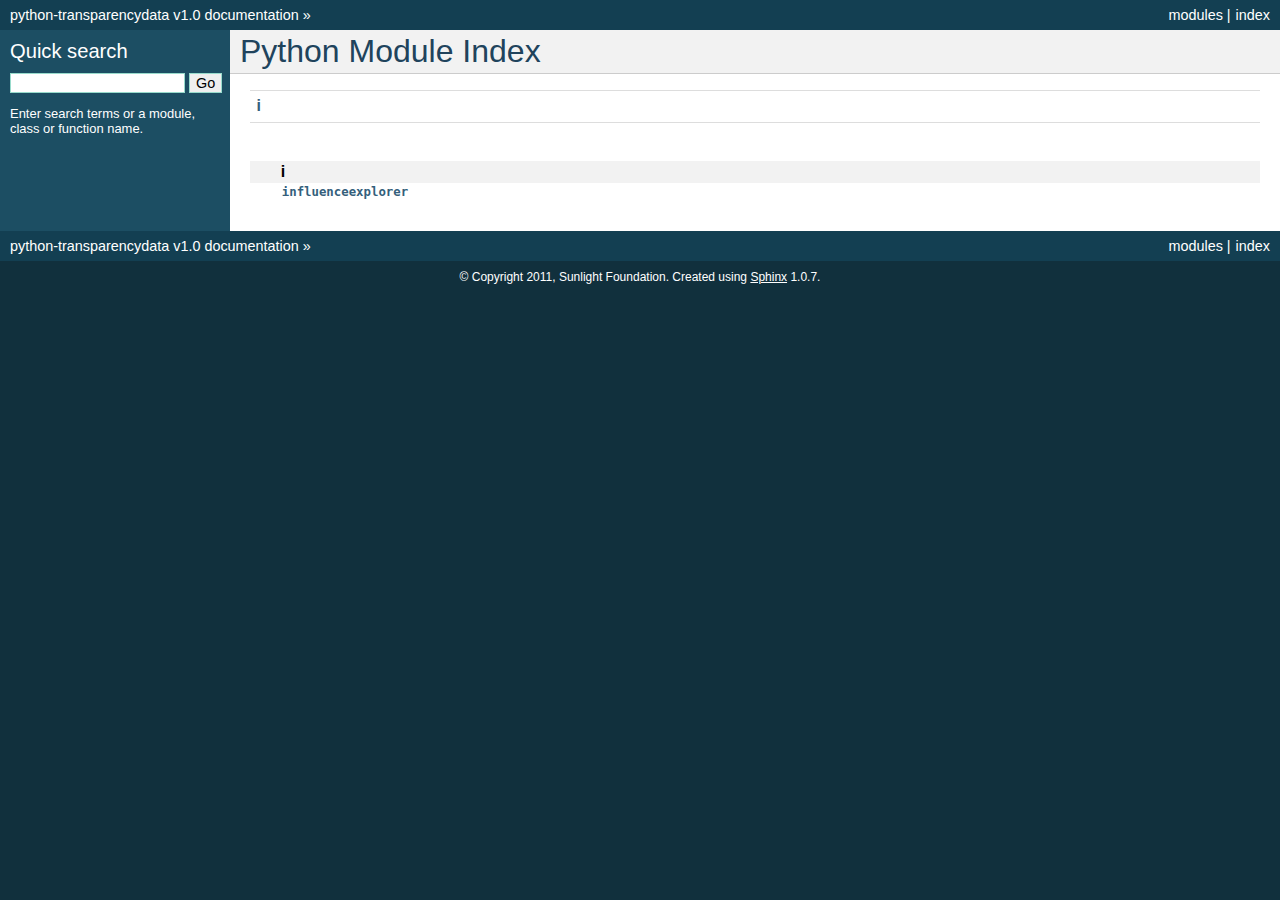
<file: sources/influence explorer/python-transparencydata-master/docs/_build/html/py-modindex.html>
<!DOCTYPE html PUBLIC "-//W3C//DTD XHTML 1.0 Transitional//EN"
  "http://www.w3.org/TR/xhtml1/DTD/xhtml1-transitional.dtd">

<html xmlns="http://www.w3.org/1999/xhtml">
  <head>
    <meta http-equiv="Content-Type" content="text/html; charset=utf-8" />
    
    <title>Python Module Index &mdash; python-transparencydata v1.0 documentation</title>
    <link rel="stylesheet" href="_static/default.css" type="text/css" />
    <link rel="stylesheet" href="_static/pygments.css" type="text/css" />
    <script type="text/javascript">
      var DOCUMENTATION_OPTIONS = {
        URL_ROOT:    '',
        VERSION:     '1.0',
        COLLAPSE_INDEX: false,
        FILE_SUFFIX: '.html',
        HAS_SOURCE:  true
      };
    </script>
    <script type="text/javascript" src="_static/jquery.js"></script>
    <script type="text/javascript" src="_static/underscore.js"></script>
    <script type="text/javascript" src="_static/doctools.js"></script>
    <link rel="top" title="python-transparencydata v1.0 documentation" href="index.html" />
 

    <script type="text/javascript">
      DOCUMENTATION_OPTIONS.COLLAPSE_INDEX = true;
    </script>


  </head>
  <body>
    <div class="related">
      <h3>Navigation</h3>
      <ul>
        <li class="right" style="margin-right: 10px">
          <a href="genindex.html" title="General Index"
             accesskey="I">index</a></li>
        <li class="right" >
          <a href="#" title="Python Module Index"
             >modules</a> |</li>
        <li><a href="index.html">python-transparencydata v1.0 documentation</a> &raquo;</li> 
      </ul>
    </div>  

    <div class="document">
      <div class="documentwrapper">
        <div class="bodywrapper">
          <div class="body">
            

   <h1>Python Module Index</h1>

   <div class="modindex-jumpbox">
   <a href="#cap-i"><strong>i</strong></a>
   </div>

   <table class="indextable modindextable" cellspacing="0" cellpadding="2">
     <tr class="pcap"><td></td><td>&nbsp;</td><td></td></tr>
     <tr class="cap" id="cap-i"><td></td><td>
       <strong>i</strong></td><td></td></tr>
     <tr>
       <td></td>
       <td>
       <a href="influenceexplorer.html#module-influenceexplorer"><tt class="xref">influenceexplorer</tt></a></td><td>
       <em></em></td></tr>
   </table>


          </div>
        </div>
      </div>
      <div class="sphinxsidebar">
        <div class="sphinxsidebarwrapper">
<div id="searchbox" style="display: none">
  <h3>Quick search</h3>
    <form class="search" action="search.html" method="get">
      <input type="text" name="q" size="18" />
      <input type="submit" value="Go" />
      <input type="hidden" name="check_keywords" value="yes" />
      <input type="hidden" name="area" value="default" />
    </form>
    <p class="searchtip" style="font-size: 90%">
    Enter search terms or a module, class or function name.
    </p>
</div>
<script type="text/javascript">$('#searchbox').show(0);</script>
        </div>
      </div>
      <div class="clearer"></div>
    </div>
    <div class="related">
      <h3>Navigation</h3>
      <ul>
        <li class="right" style="margin-right: 10px">
          <a href="genindex.html" title="General Index"
             >index</a></li>
        <li class="right" >
          <a href="#" title="Python Module Index"
             >modules</a> |</li>
        <li><a href="index.html">python-transparencydata v1.0 documentation</a> &raquo;</li> 
      </ul>
    </div>
    <div class="footer">
        &copy; Copyright 2011, Sunlight Foundation.
      Created using <a href="http://sphinx.pocoo.org/">Sphinx</a> 1.0.7.
    </div>
  </body>
</html>
</file>
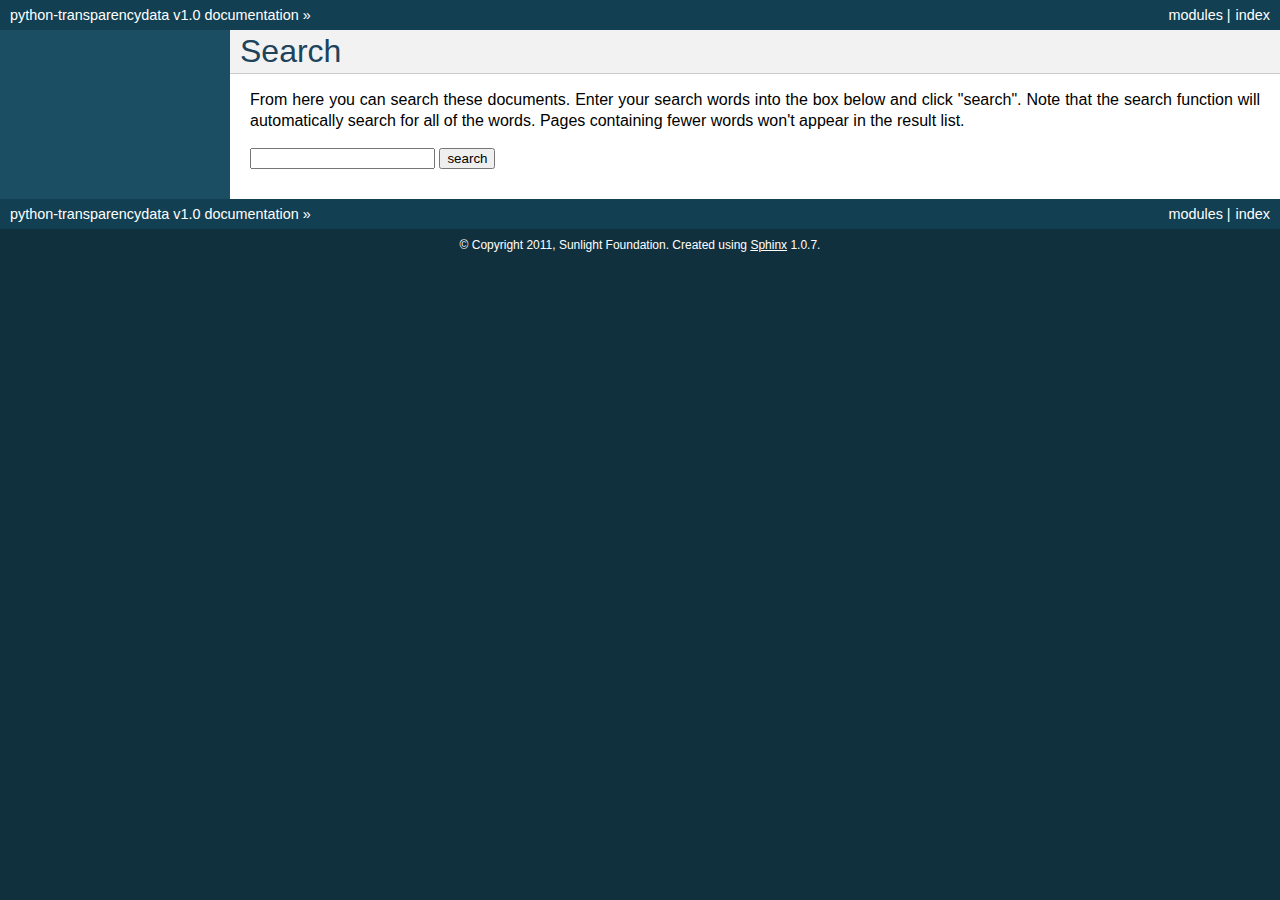
<file: sources/influence explorer/python-transparencydata-master/docs/_build/html/search.html>
<!DOCTYPE html PUBLIC "-//W3C//DTD XHTML 1.0 Transitional//EN"
  "http://www.w3.org/TR/xhtml1/DTD/xhtml1-transitional.dtd">

<html xmlns="http://www.w3.org/1999/xhtml">
  <head>
    <meta http-equiv="Content-Type" content="text/html; charset=utf-8" />
    
    <title>Search &mdash; python-transparencydata v1.0 documentation</title>
    <link rel="stylesheet" href="_static/default.css" type="text/css" />
    <link rel="stylesheet" href="_static/pygments.css" type="text/css" />
    <script type="text/javascript">
      var DOCUMENTATION_OPTIONS = {
        URL_ROOT:    '',
        VERSION:     '1.0',
        COLLAPSE_INDEX: false,
        FILE_SUFFIX: '.html',
        HAS_SOURCE:  true
      };
    </script>
    <script type="text/javascript" src="_static/jquery.js"></script>
    <script type="text/javascript" src="_static/underscore.js"></script>
    <script type="text/javascript" src="_static/doctools.js"></script>
    <script type="text/javascript" src="_static/searchtools.js"></script>
    <link rel="top" title="python-transparencydata v1.0 documentation" href="index.html" />
  <script type="text/javascript">
    jQuery(function() { Search.loadIndex("searchindex.js"); });
  </script>
   

  </head>
  <body>
    <div class="related">
      <h3>Navigation</h3>
      <ul>
        <li class="right" style="margin-right: 10px">
          <a href="genindex.html" title="General Index"
             accesskey="I">index</a></li>
        <li class="right" >
          <a href="py-modindex.html" title="Python Module Index"
             >modules</a> |</li>
        <li><a href="index.html">python-transparencydata v1.0 documentation</a> &raquo;</li> 
      </ul>
    </div>  

    <div class="document">
      <div class="documentwrapper">
        <div class="bodywrapper">
          <div class="body">
            
  <h1 id="search-documentation">Search</h1>
  <div id="fallback" class="admonition warning">
  <script type="text/javascript">$('#fallback').hide();</script>
  <p>
    Please activate JavaScript to enable the search
    functionality.
  </p>
  </div>
  <p>
    From here you can search these documents. Enter your search
    words into the box below and click "search". Note that the search
    function will automatically search for all of the words. Pages
    containing fewer words won't appear in the result list.
  </p>
  <form action="" method="get">
    <input type="text" name="q" value="" />
    <input type="submit" value="search" />
    <span id="search-progress" style="padding-left: 10px"></span>
  </form>
  
  <div id="search-results">
  
  </div>

          </div>
        </div>
      </div>
      <div class="sphinxsidebar">
        <div class="sphinxsidebarwrapper">
        </div>
      </div>
      <div class="clearer"></div>
    </div>
    <div class="related">
      <h3>Navigation</h3>
      <ul>
        <li class="right" style="margin-right: 10px">
          <a href="genindex.html" title="General Index"
             >index</a></li>
        <li class="right" >
          <a href="py-modindex.html" title="Python Module Index"
             >modules</a> |</li>
        <li><a href="index.html">python-transparencydata v1.0 documentation</a> &raquo;</li> 
      </ul>
    </div>
    <div class="footer">
        &copy; Copyright 2011, Sunlight Foundation.
      Created using <a href="http://sphinx.pocoo.org/">Sphinx</a> 1.0.7.
    </div>
  </body>
</html>
</file>
<file: sources/influence explorer/python-transparencydata-master/docs/_build/html/_static/default.css>
/*
 * default.css_t
 * ~~~~~~~~~~~~~
 *
 * Sphinx stylesheet -- default theme.
 *
 * :copyright: Copyright 2007-2011 by the Sphinx team, see AUTHORS.
 * :license: BSD, see LICENSE for details.
 *
 */

@import url("basic.css");

/* -- page layout ----------------------------------------------------------- */

body {
    font-family: sans-serif;
    font-size: 100%;
    background-color: #11303d;
    color: #000;
    margin: 0;
    padding: 0;
}

div.document {
    background-color: #1c4e63;
}

div.documentwrapper {
    float: left;
    width: 100%;
}

div.bodywrapper {
    margin: 0 0 0 230px;
}

div.body {
    background-color: #ffffff;
    color: #000000;
    padding: 0 20px 30px 20px;
}

div.footer {
    color: #ffffff;
    width: 100%;
    padding: 9px 0 9px 0;
    text-align: center;
    font-size: 75%;
}

div.footer a {
    color: #ffffff;
    text-decoration: underline;
}

div.related {
    background-color: #133f52;
    line-height: 30px;
    color: #ffffff;
}

div.related a {
    color: #ffffff;
}

div.sphinxsidebar {
}

div.sphinxsidebar h3 {
    font-family: 'Trebuchet MS', sans-serif;
    color: #ffffff;
    font-size: 1.4em;
    font-weight: normal;
    margin: 0;
    padding: 0;
}

div.sphinxsidebar h3 a {
    color: #ffffff;
}

div.sphinxsidebar h4 {
    font-family: 'Trebuchet MS', sans-serif;
    color: #ffffff;
    font-size: 1.3em;
    font-weight: normal;
    margin: 5px 0 0 0;
    padding: 0;
}

div.sphinxsidebar p {
    color: #ffffff;
}

div.sphinxsidebar p.topless {
    margin: 5px 10px 10px 10px;
}

div.sphinxsidebar ul {
    margin: 10px;
    padding: 0;
    color: #ffffff;
}

div.sphinxsidebar a {
    color: #98dbcc;
}

div.sphinxsidebar input {
    border: 1px solid #98dbcc;
    font-family: sans-serif;
    font-size: 1em;
}



/* -- hyperlink styles ------------------------------------------------------ */

a {
    color: #355f7c;
    text-decoration: none;
}

a:visited {
    color: #355f7c;
    text-decoration: none;
}

a:hover {
    text-decoration: underline;
}



/* -- body styles ----------------------------------------------------------- */

div.body h1,
div.body h2,
div.body h3,
div.body h4,
div.body h5,
div.body h6 {
    font-family: 'Trebuchet MS', sans-serif;
    background-color: #f2f2f2;
    font-weight: normal;
    color: #20435c;
    border-bottom: 1px solid #ccc;
    margin: 20px -20px 10px -20px;
    padding: 3px 0 3px 10px;
}

div.body h1 { margin-top: 0; font-size: 200%; }
div.body h2 { font-size: 160%; }
div.body h3 { font-size: 140%; }
div.body h4 { font-size: 120%; }
div.body h5 { font-size: 110%; }
div.body h6 { font-size: 100%; }

a.headerlink {
    color: #c60f0f;
    font-size: 0.8em;
    padding: 0 4px 0 4px;
    text-decoration: none;
}

a.headerlink:hover {
    background-color: #c60f0f;
    color: white;
}

div.body p, div.body dd, div.body li {
    text-align: justify;
    line-height: 130%;
}

div.admonition p.admonition-title + p {
    display: inline;
}

div.admonition p {
    margin-bottom: 5px;
}

div.admonition pre {
    margin-bottom: 5px;
}

div.admonition ul, div.admonition ol {
    margin-bottom: 5px;
}

div.note {
    background-color: #eee;
    border: 1px solid #ccc;
}

div.seealso {
    background-color: #ffc;
    border: 1px solid #ff6;
}

div.topic {
    background-color: #eee;
}

div.warning {
    background-color: #ffe4e4;
    border: 1px solid #f66;
}

p.admonition-title {
    display: inline;
}

p.admonition-title:after {
    content: ":";
}

pre {
    padding: 5px;
    background-color: #eeffcc;
    color: #333333;
    line-height: 120%;
    border: 1px solid #ac9;
    border-left: none;
    border-right: none;
}

tt {
    background-color: #ecf0f3;
    padding: 0 1px 0 1px;
    font-size: 0.95em;
}

th {
    background-color: #ede;
}

.warning tt {
    background: #efc2c2;
}

.note tt {
    background: #d6d6d6;
}

.viewcode-back {
    font-family: sans-serif;
}

div.viewcode-block:target {
    background-color: #f4debf;
    border-top: 1px solid #ac9;
    border-bottom: 1px solid #ac9;
}
</file>
<file: sources/influence explorer/python-transparencydata-master/docs/_build/html/_static/pygments.css>
.highlight .hll { background-color: #ffffcc }
.highlight  { background: #eeffcc; }
.highlight .c { color: #408090; font-style: italic } /* Comment */
.highlight .err { border: 1px solid #FF0000 } /* Error */
.highlight .k { color: #007020; font-weight: bold } /* Keyword */
.highlight .o { color: #666666 } /* Operator */
.highlight .cm { color: #408090; font-style: italic } /* Comment.Multiline */
.highlight .cp { color: #007020 } /* Comment.Preproc */
.highlight .c1 { color: #408090; font-style: italic } /* Comment.Single */
.highlight .cs { color: #408090; background-color: #fff0f0 } /* Comment.Special */
.highlight .gd { color: #A00000 } /* Generic.Deleted */
.highlight .ge { font-style: italic } /* Generic.Emph */
.highlight .gr { color: #FF0000 } /* Generic.Error */
.highlight .gh { color: #000080; font-weight: bold } /* Generic.Heading */
.highlight .gi { color: #00A000 } /* Generic.Inserted */
.highlight .go { color: #303030 } /* Generic.Output */
.highlight .gp { color: #c65d09; font-weight: bold } /* Generic.Prompt */
.highlight .gs { font-weight: bold } /* Generic.Strong */
.highlight .gu { color: #800080; font-weight: bold } /* Generic.Subheading */
.highlight .gt { color: #0040D0 } /* Generic.Traceback */
.highlight .kc { color: #007020; font-weight: bold } /* Keyword.Constant */
.highlight .kd { color: #007020; font-weight: bold } /* Keyword.Declaration */
.highlight .kn { color: #007020; font-weight: bold } /* Keyword.Namespace */
.highlight .kp { color: #007020 } /* Keyword.Pseudo */
.highlight .kr { color: #007020; font-weight: bold } /* Keyword.Reserved */
.highlight .kt { color: #902000 } /* Keyword.Type */
.highlight .m { color: #208050 } /* Literal.Number */
.highlight .s { color: #4070a0 } /* Literal.String */
.highlight .na { color: #4070a0 } /* Name.Attribute */
.highlight .nb { color: #007020 } /* Name.Builtin */
.highlight .nc { color: #0e84b5; font-weight: bold } /* Name.Class */
.highlight .no { color: #60add5 } /* Name.Constant */
.highlight .nd { color: #555555; font-weight: bold } /* Name.Decorator */
.highlight .ni { color: #d55537; font-weight: bold } /* Name.Entity */
.highlight .ne { color: #007020 } /* Name.Exception */
.highlight .nf { color: #06287e } /* Name.Function */
.highlight .nl { color: #002070; font-weight: bold } /* Name.Label */
.highlight .nn { color: #0e84b5; font-weight: bold } /* Name.Namespace */
.highlight .nt { color: #062873; font-weight: bold } /* Name.Tag */
.highlight .nv { color: #bb60d5 } /* Name.Variable */
.highlight .ow { color: #007020; font-weight: bold } /* Operator.Word */
.highlight .w { color: #bbbbbb } /* Text.Whitespace */
.highlight .mf { color: #208050 } /* Literal.Number.Float */
.highlight .mh { color: #208050 } /* Literal.Number.Hex */
.highlight .mi { color: #208050 } /* Literal.Number.Integer */
.highlight .mo { color: #208050 } /* Literal.Number.Oct */
.highlight .sb { color: #4070a0 } /* Literal.String.Backtick */
.highlight .sc { color: #4070a0 } /* Literal.String.Char */
.highlight .sd { color: #4070a0; font-style: italic } /* Literal.String.Doc */
.highlight .s2 { color: #4070a0 } /* Literal.String.Double */
.highlight .se { color: #4070a0; font-weight: bold } /* Literal.String.Escape */
.highlight .sh { color: #4070a0 } /* Literal.String.Heredoc */
.highlight .si { color: #70a0d0; font-style: italic } /* Literal.String.Interpol */
.highlight .sx { color: #c65d09 } /* Literal.String.Other */
.highlight .sr { color: #235388 } /* Literal.String.Regex */
.highlight .s1 { color: #4070a0 } /* Literal.String.Single */
.highlight .ss { color: #517918 } /* Literal.String.Symbol */
.highlight .bp { color: #007020 } /* Name.Builtin.Pseudo */
.highlight .vc { color: #bb60d5 } /* Name.Variable.Class */
.highlight .vg { color: #bb60d5 } /* Name.Variable.Global */
.highlight .vi { color: #bb60d5 } /* Name.Variable.Instance */
.highlight .il { color: #208050 } /* Literal.Number.Integer.Long */
</file>
